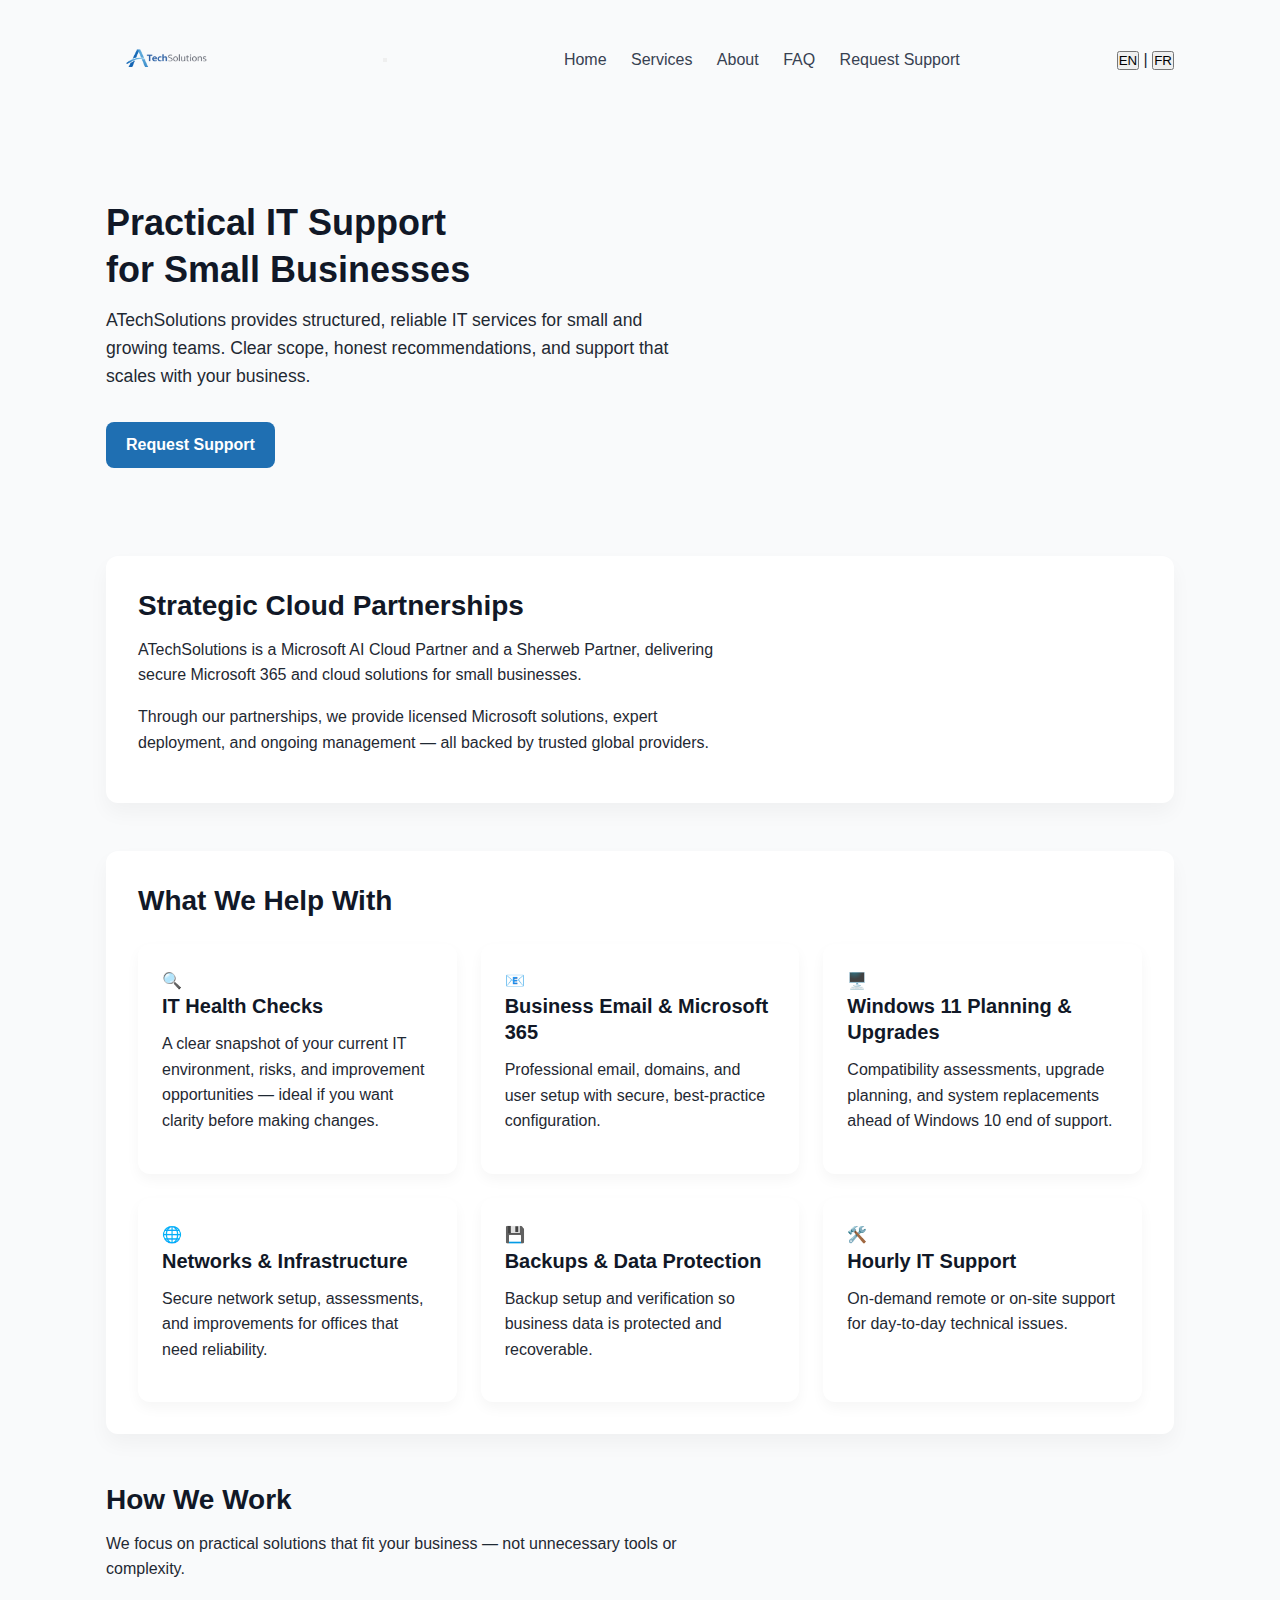
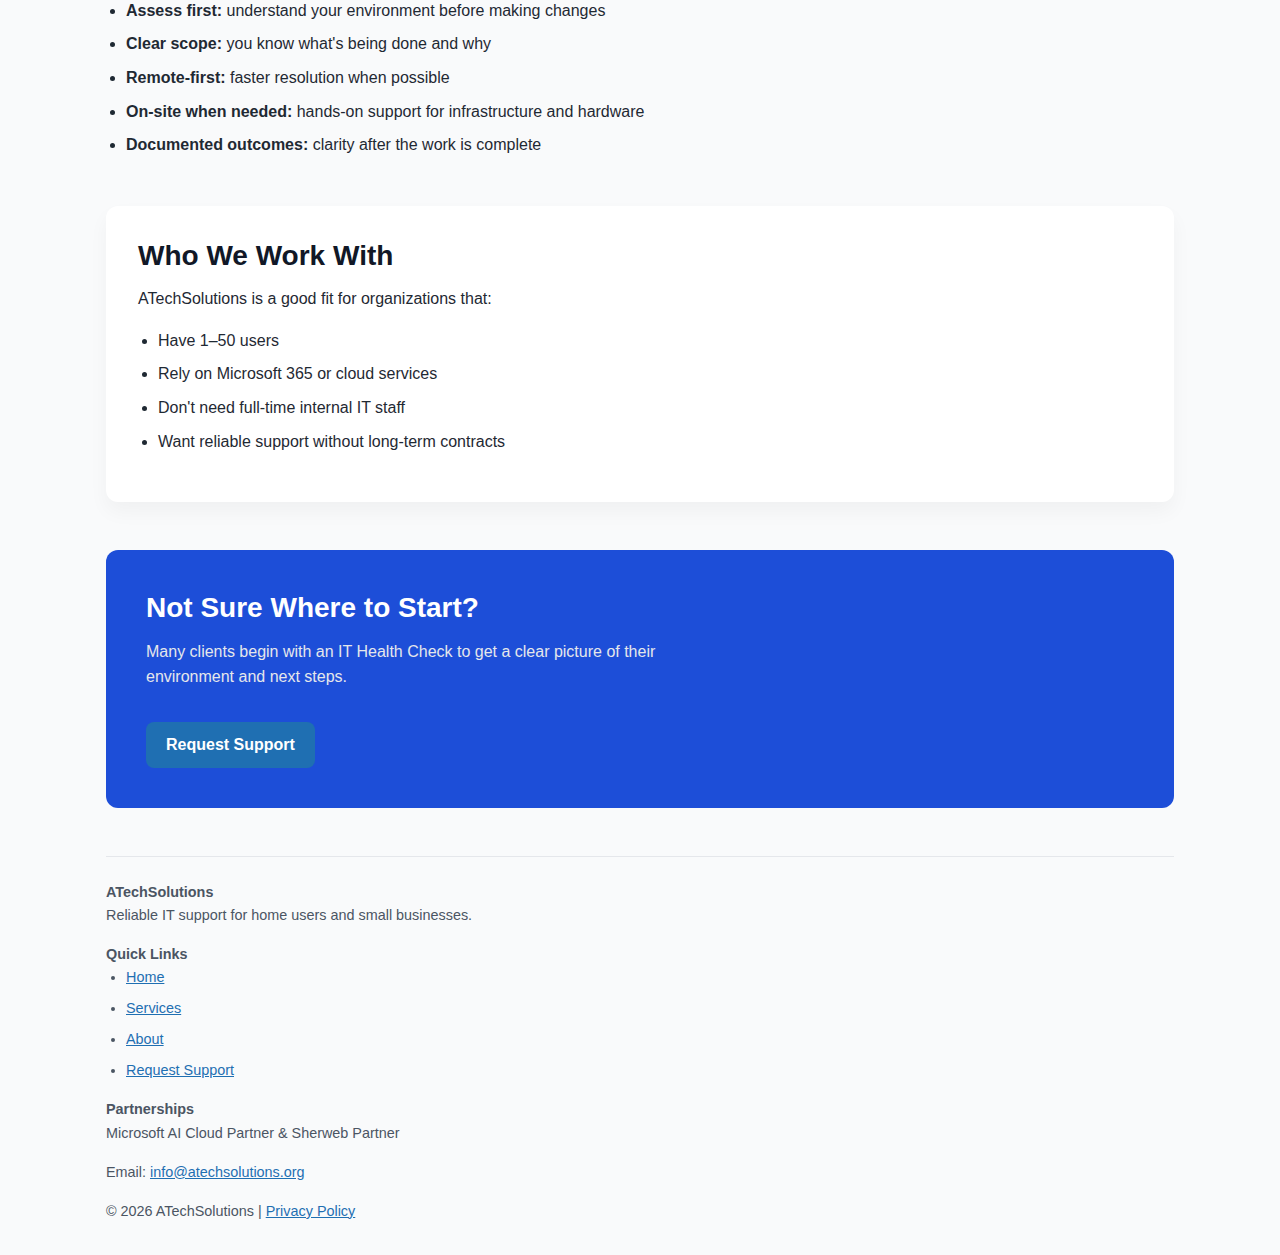
<file: index.html>
<!DOCTYPE html>
<html lang="en">
<head>
  <meta charset="UTF-8">
  <title>ATechSolutions | Business IT Services & Support</title>

  <meta name="viewport" content="width=device-width, initial-scale=1">
  <meta name="description" content="Structured IT services for small and growing businesses. Health checks, professional email, Windows 11 planning, networks, backups, and reliable IT support.">

  <link rel="icon" type="image/png" href="thumbnail.png">
  <link rel="stylesheet" href="styles.css">
  <script src="translations.js"></script>
</head>

<body>

  <header>
    <nav>
      <div class="brand">
        <img src="logo.png" alt="ATechSolutions logo">
      </div>

      <button class="mobile-menu-toggle" aria-label="Toggle menu">
        <span class="hamburger"></span>
      </button>

      <div class="nav-links">
        <a href="index.html" class="active" data-i18n="nav.home">Home</a>
        <a href="services.html" data-i18n="nav.services">Services</a>
        <a href="about.html" data-i18n="nav.about">About</a>
        <a href="faq.html" data-i18n="nav.faq">FAQ</a>
        <a href="contact.html" data-i18n="nav.contact">Request Support</a>
      </div>

      <div class="lang-toggle">
        <button data-lang="en" class="active" onclick="switchLanguage('en')">EN</button>
        <span class="separator">|</span>
        <button data-lang="fr" onclick="switchLanguage('fr')">FR</button>
      </div>
    </nav>
  </header>

  <!-- Hero -->
  <section class="hero">
    <h1 data-i18n="index.heroTitle">Practical IT Support<br>for Small Businesses</h1>
    <p data-i18n="index.heroText">
      ATechSolutions provides structured, reliable IT services for small and growing teams.
      Clear scope, honest recommendations, and support that scales with your business.
    </p>
    <a class="cta" href="contact.html" data-i18n="index.heroCTA">Request Support</a>
  </section>

  <!-- Strategic Cloud Partnerships -->
  <section class="highlight">
    <h2 data-i18n="index.partnershipsTitle">Strategic Cloud Partnerships</h2>
    <p data-i18n="index.partnershipsText">
      ATechSolutions is a Microsoft AI Cloud Partner and a Sherweb Partner, delivering secure Microsoft 365 and cloud solutions for small businesses.
    </p>
    <p data-i18n="index.partnershipsDesc">
      Through our partnerships, we provide licensed Microsoft solutions, expert deployment, and ongoing management — all backed by trusted global providers.
    </p>
  </section>

  <!-- What We Help With -->
  <section class="highlight">
    <h2 data-i18n="index.helpTitle">What We Help With</h2>
    <div class="services">
      <div class="card">
        <span class="card-icon">🔍</span>
        <h3 data-i18n="index.card1Title">IT Health Checks</h3>
        <p data-i18n="index.card1Text">
          A clear snapshot of your current IT environment, risks, and improvement opportunities —
          ideal if you want clarity before making changes.
        </p>
      </div>

      <div class="card">
        <span class="card-icon">📧</span>
        <h3 data-i18n="index.card2Title">Business Email & Microsoft 365</h3>
        <p data-i18n="index.card2Text">
          Professional email, domains, and user setup with secure, best-practice configuration.
        </p>
      </div>

      <div class="card">
        <span class="card-icon">🖥️</span>
        <h3 data-i18n="index.card3Title">Windows 11 Planning & Upgrades</h3>
        <p data-i18n="index.card3Text">
          Compatibility assessments, upgrade planning, and system replacements ahead of
          Windows 10 end of support.
        </p>
      </div>

      <div class="card">
        <span class="card-icon">🌐</span>
        <h3 data-i18n="index.card4Title">Networks & Infrastructure</h3>
        <p data-i18n="index.card4Text">
          Secure network setup, assessments, and improvements for offices that need reliability.
        </p>
      </div>

      <div class="card">
        <span class="card-icon">💾</span>
        <h3 data-i18n="index.card5Title">Backups & Data Protection</h3>
        <p data-i18n="index.card5Text">
          Backup setup and verification so business data is protected and recoverable.
        </p>
      </div>

      <div class="card">
        <span class="card-icon">🛠️</span>
        <h3 data-i18n="index.card6Title">Hourly IT Support</h3>
        <p data-i18n="index.card6Text">
          On-demand remote or on-site support for day-to-day technical issues.
        </p>
      </div>
    </div>
  </section>

  <!-- How We Work -->
  <section>
    <h2 data-i18n="index.howWeWorkTitle">How We Work</h2>
    <p data-i18n="index.howWeWorkText">
      We focus on practical solutions that fit your business — not unnecessary tools or complexity.
    </p>
    <ul>
      <li data-i18n="index.howWeWorkLi1"><strong>Assess first:</strong> understand your environment before making changes</li>
      <li data-i18n="index.howWeWorkLi2"><strong>Clear scope:</strong> you know what's being done and why</li>
      <li data-i18n="index.howWeWorkLi3"><strong>Remote-first:</strong> faster resolution when possible</li>
      <li data-i18n="index.howWeWorkLi4"><strong>On-site when needed:</strong> hands-on support for infrastructure and hardware</li>
      <li data-i18n="index.howWeWorkLi5"><strong>Documented outcomes:</strong> clarity after the work is complete</li>
    </ul>
  </section>

  <!-- Who This Is For -->
  <section class="highlight">
    <h2 data-i18n="index.whoWeWorkTitle">Who We Work With</h2>
    <p data-i18n="index.whoWeWorkText">
      ATechSolutions is a good fit for organizations that:
    </p>
    <ul>
      <li data-i18n="index.whoWeWorkLi1">Have 1–50 users</li>
      <li data-i18n="index.whoWeWorkLi2">Rely on Microsoft 365 or cloud services</li>
      <li data-i18n="index.whoWeWorkLi3">Don't need full-time internal IT staff</li>
      <li data-i18n="index.whoWeWorkLi4">Want reliable support without long-term contracts</li>
    </ul>
  </section>

  <!-- Primary CTA -->
  <section class="cta-section">
    <h2 data-i18n="index.ctaTitle">Not Sure Where to Start?</h2>
    <p data-i18n="index.ctaText">
      Many clients begin with an IT Health Check to get a clear picture of their environment
      and next steps.
    </p>
    <a class="cta" href="contact.html" data-i18n="index.ctaCTA">Request Support</a>
  </section>

  <!-- Footer -->
  <footer>
    <div class="footer-content">
      <div class="footer-column">
        <h4>ATechSolutions</h4>
        <p data-i18n="footer.companyDesc">Reliable IT support for home users and small businesses.</p>
      </div>

      <div class="footer-column">
        <h4 data-i18n="footer.quickLinks">Quick Links</h4>
        <ul>
          <li><a href="index.html" data-i18n="nav.home">Home</a></li>
          <li><a href="services.html" data-i18n="nav.services">Services</a></li>
          <li><a href="about.html" data-i18n="nav.about">About</a></li>
          <li><a href="contact.html" data-i18n="nav.contact">Request Support</a></li>
        </ul>
      </div>

      <div class="footer-column">
        <h4 data-i18n="footer.partnerships">Partnerships</h4>
        <p data-i18n="footer.partnershipsText">Microsoft AI Cloud Partner & Sherweb Partner</p>
      </div>

      <div class="footer-column">
        <p><span data-i18n="footer.email">Email:</span> <a href="mailto:info@atechsolutions.org">info@atechsolutions.org</a></p>
      </div>
    </div>

    <div class="footer-bottom">
      <p><span data-i18n="footer.copyright">© 2026 ATechSolutions</span> | <a href="privacy.html" data-i18n="footer.privacy">Privacy Policy</a></p>
    </div>
  </footer>

  <script>
    // Mobile menu toggle
    const mobileMenuToggle = document.querySelector('.mobile-menu-toggle');
    const navLinks = document.querySelector('.nav-links');

    if (mobileMenuToggle) {
      mobileMenuToggle.addEventListener('click', () => {
        mobileMenuToggle.classList.toggle('active');
        navLinks.classList.toggle('active');
      });
    }

    // Close mobile menu when clicking a link
    document.querySelectorAll('.nav-links a').forEach(link => {
      link.addEventListener('click', () => {
        mobileMenuToggle.classList.remove('active');
        navLinks.classList.remove('active');
      });
    });
  </script>

</body>
</html>
</file>
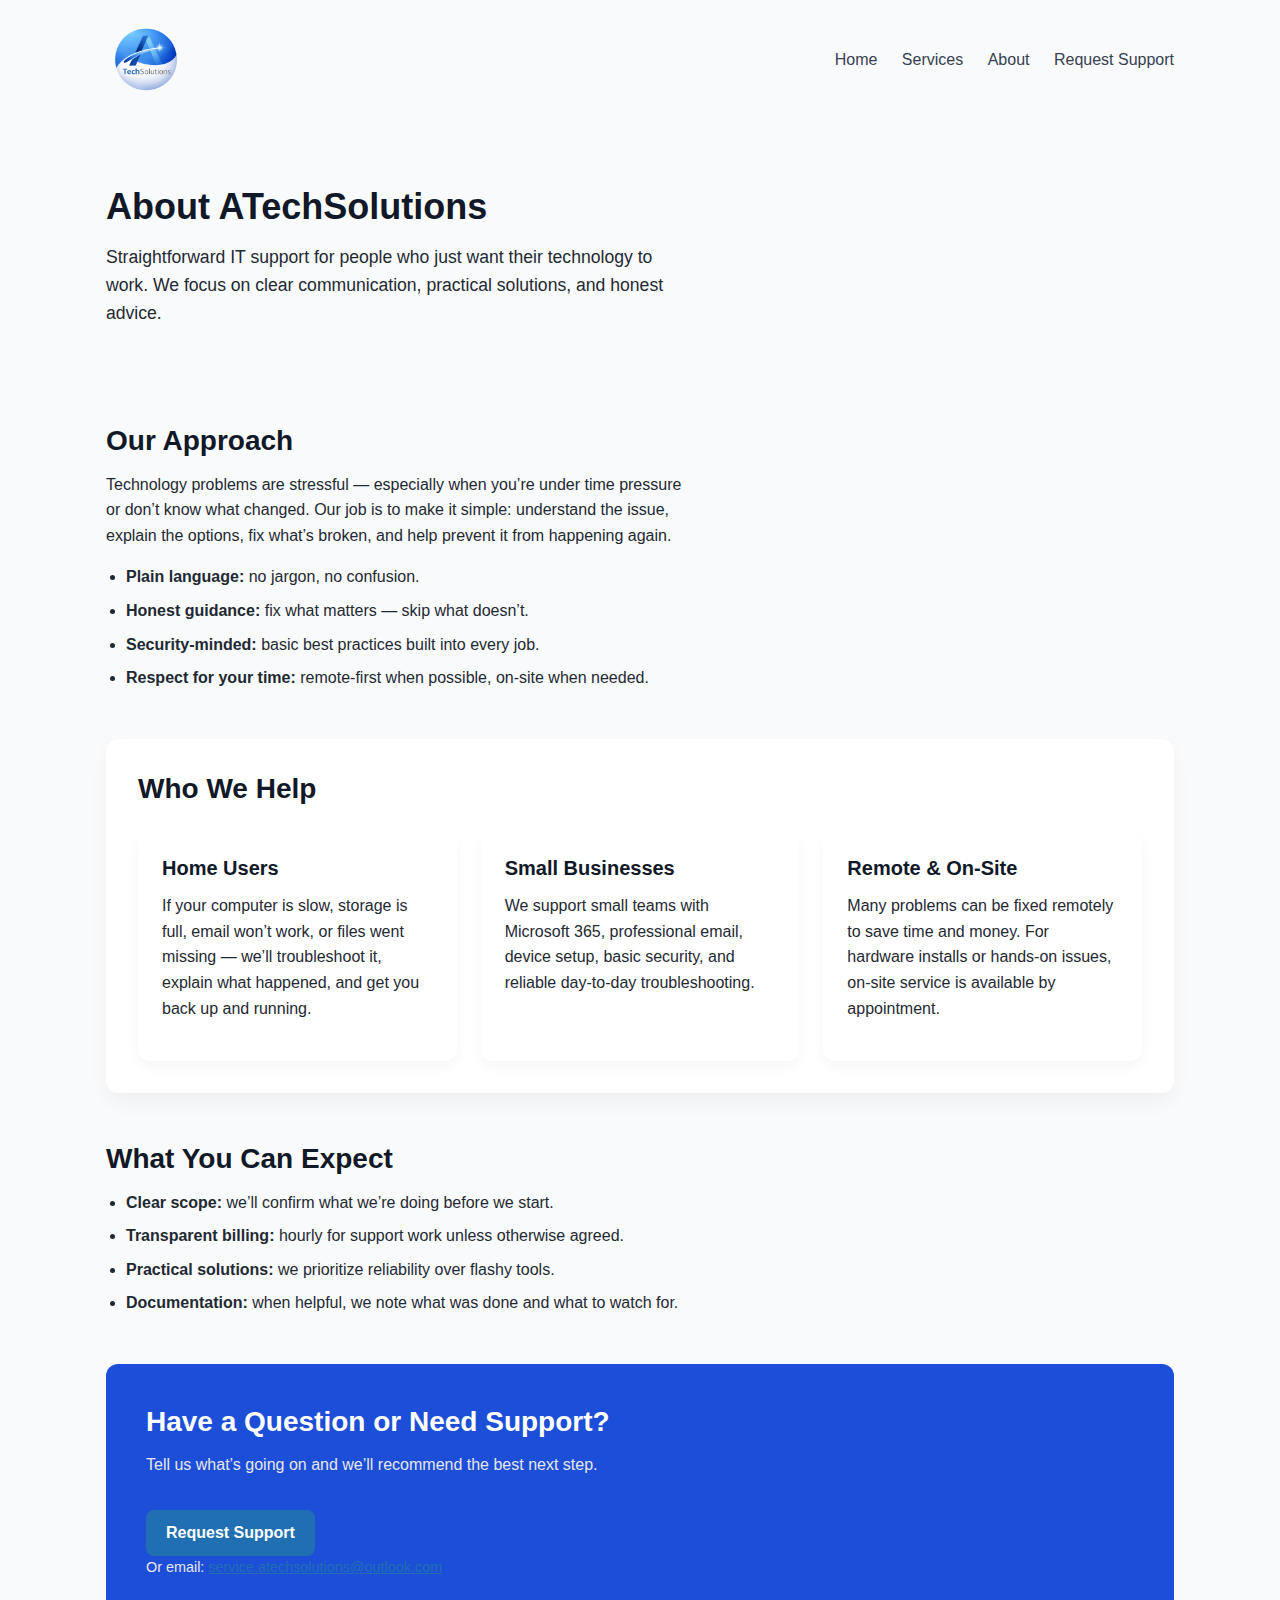
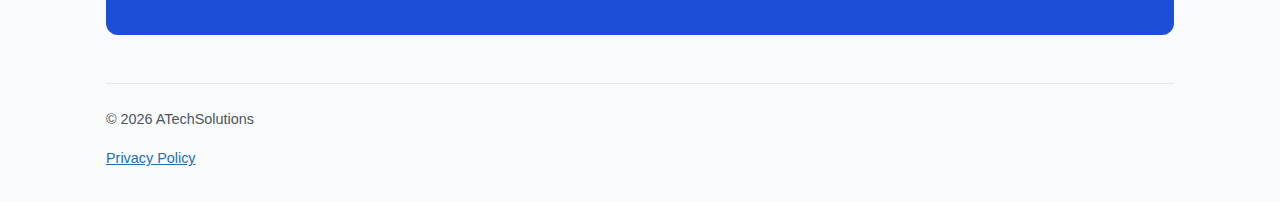
<file: about.html>
<!DOCTYPE html>
<html lang="en">
<head>
  <meta charset="UTF-8">
  <title>About | ATechSolutions</title>
  <link rel="icon" type="image/png" href="thumbnail.png">

  <meta name="viewport" content="width=device-width, initial-scale=1">
  <meta name="description" content="Learn about ATechSolutions — reliable IT support for home users and small businesses. Clear communication, honest advice, and practical solutions.">

  <link rel="stylesheet" href="styles.css">
</head>

<body>

  <!-- Header -->
  <header>
    <nav>
    <div class="brand">
        <img src="thumbnail.png" alt="ATechSolutions logo">
    </div>

    <div>
        <a href="index.html">Home</a>
        <a href="services.html">Services</a>
        <a href="about.html">About</a>
        <a href="contact.html">Request Support</a>
    </div>
    </nav>
  </header>

  <!-- Page Intro -->
  <section class="hero small">
    <h1>About ATechSolutions</h1>
    <p>
      Straightforward IT support for people who just want their technology to work.
      We focus on clear communication, practical solutions, and honest advice.
    </p>
  </section>

  <!-- Mission -->
  <section>
    <h2>Our Approach</h2>
    <p>
      Technology problems are stressful — especially when you’re under time pressure or don’t know what changed.
      Our job is to make it simple: understand the issue, explain the options, fix what’s broken, and help prevent it from happening again.
    </p>

    <ul>
      <li><strong>Plain language:</strong> no jargon, no confusion.</li>
      <li><strong>Honest guidance:</strong> fix what matters — skip what doesn’t.</li>
      <li><strong>Security-minded:</strong> basic best practices built into every job.</li>
      <li><strong>Respect for your time:</strong> remote-first when possible, on-site when needed.</li>
    </ul>
  </section>

  <!-- Who We Help -->
  <section class="highlight">
    <h2>Who We Help</h2>
    <div class="services">
      <div class="card">
        <h3>Home Users</h3>
        <p>
          If your computer is slow, storage is full, email won’t work, or files went missing —
          we’ll troubleshoot it, explain what happened, and get you back up and running.
        </p>
      </div>

      <div class="card">
        <h3>Small Businesses</h3>
        <p>
          We support small teams with Microsoft 365, professional email, device setup,
          basic security, and reliable day-to-day troubleshooting.
        </p>
      </div>

      <div class="card">
        <h3>Remote & On-Site</h3>
        <p>
          Many problems can be fixed remotely to save time and money.
          For hardware installs or hands-on issues, on-site service is available by appointment.
        </p>
      </div>
    </div>
  </section>

  <!-- What You Can Expect -->
  <section>
    <h2>What You Can Expect</h2>
    <ul>
      <li><strong>Clear scope:</strong> we’ll confirm what we’re doing before we start.</li>
      <li><strong>Transparent billing:</strong> hourly for support work unless otherwise agreed.</li>
      <li><strong>Practical solutions:</strong> we prioritize reliability over flashy tools.</li>
      <li><strong>Documentation:</strong> when helpful, we note what was done and what to watch for.</li>
    </ul>
  </section>

  <!-- CTA -->
  <section class="cta-section">
    <h2>Have a Question or Need Support?</h2>
    <p>
      Tell us what’s going on and we’ll recommend the best next step.
    </p>
    <a class="cta" href="contact.html">Request Support</a>
    <p class="small-note">
      Or email: <a href="mailto:service.atechsolutions@outlook.com">service.atechsolutions@outlook.com</a>
    </p>
  </section>

  <!-- Footer -->
  <footer>
    <p>© 2026 ATechSolutions</p>
    <p>
      <a href="privacy.html">Privacy Policy</a>
    </p>
  </footer>

</body>
</html>
</file>
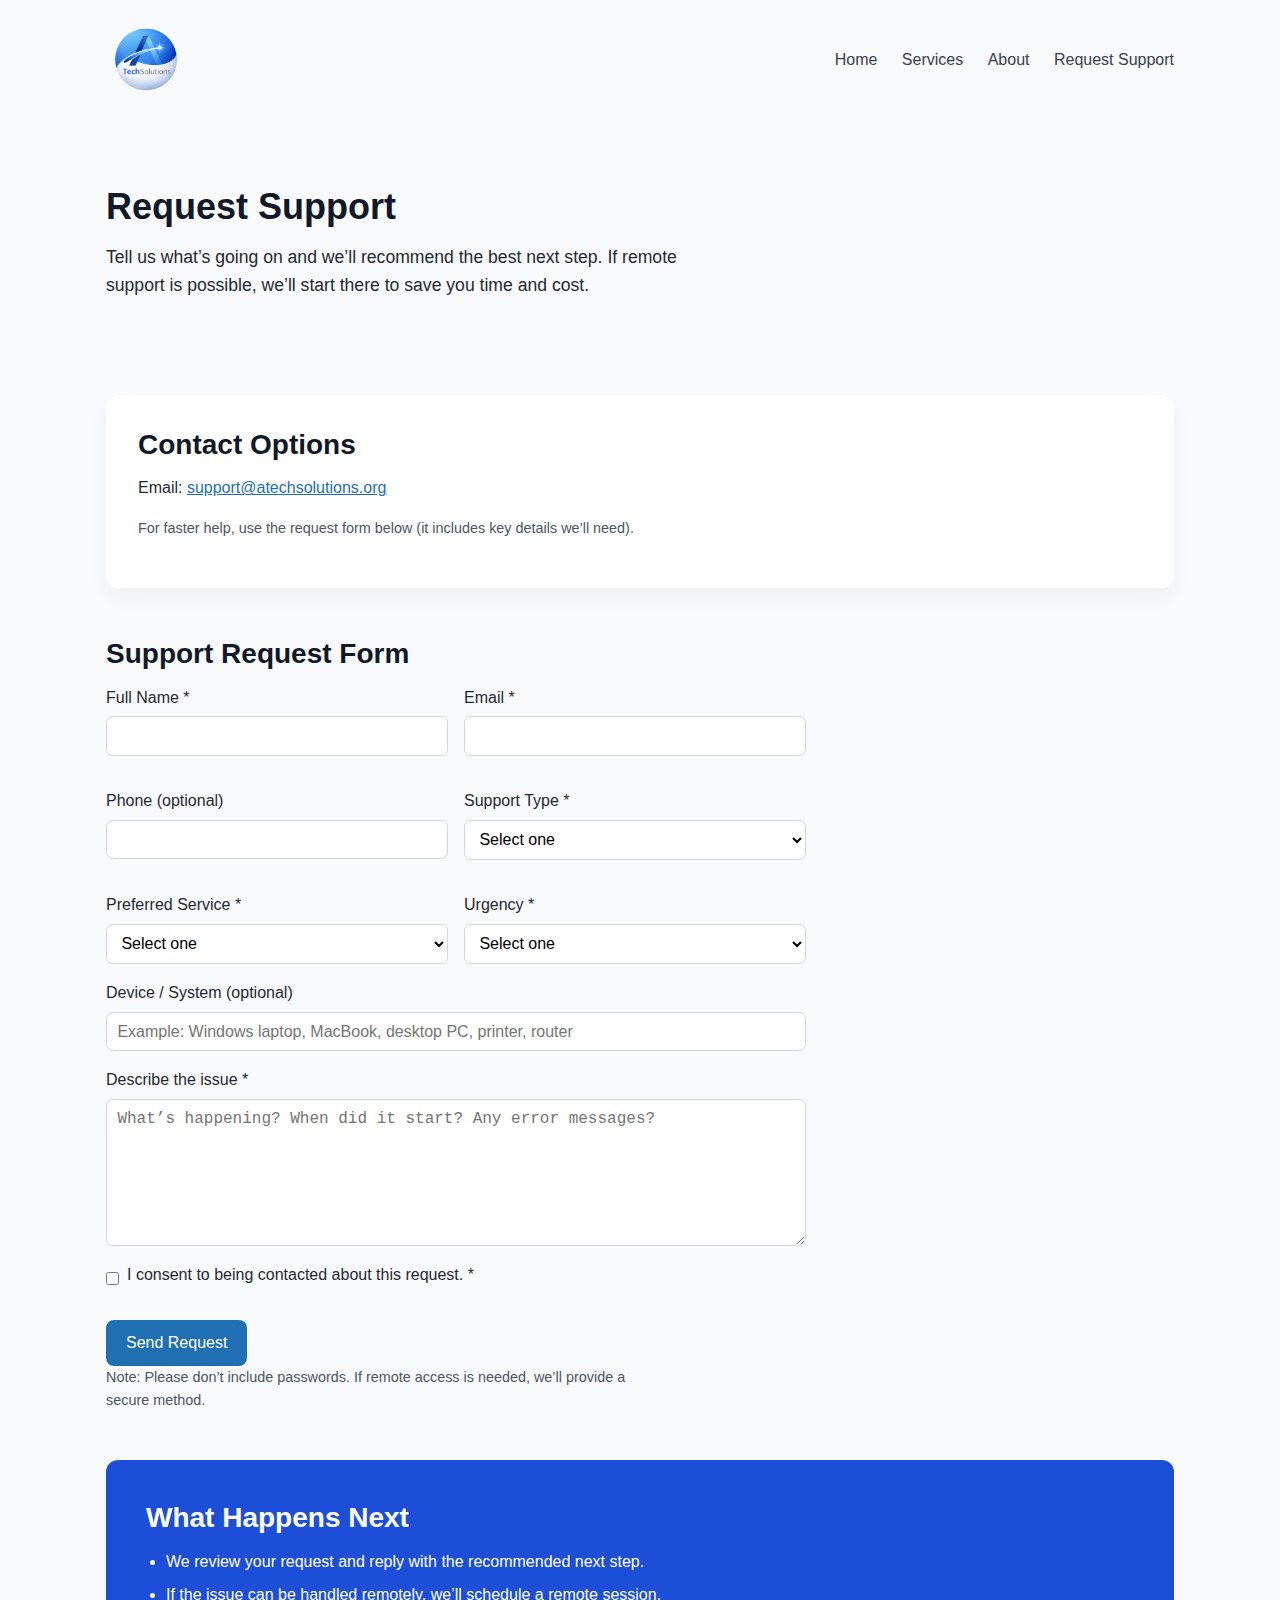
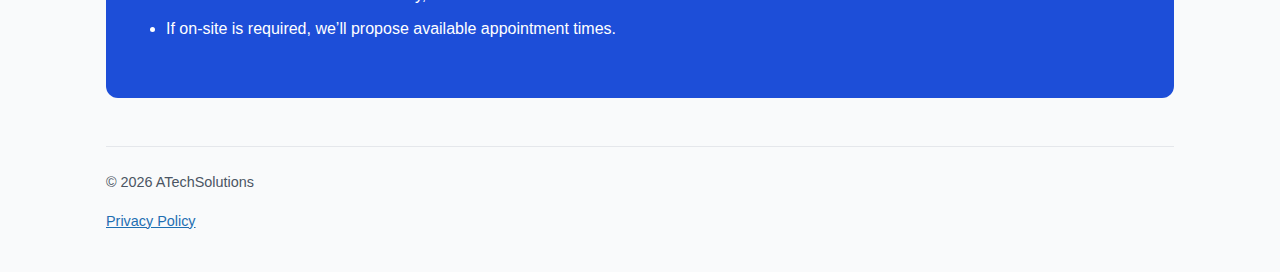
<file: contact.html>
<!DOCTYPE html>
<html lang="en">
<head>
  <meta charset="UTF-8">
  <title>Request Support | ATechSolutions</title>
  <link rel="icon" type="image/png" href="thumbnail.png">

  <meta name="viewport" content="width=device-width, initial-scale=1">
  <meta name="description" content="Request IT support from ATechSolutions. Remote and on-site help for home users and small businesses.">

  <link rel="stylesheet" href="styles.css">
</head>

<body>

  <!-- Header -->
  <header>
    <nav>
      <div class="brand">
        <img src="thumbnail.png" alt="ATechSolutions logo">
      </div>

      <div>
        <a href="index.html">Home</a>
        <a href="services.html">Services</a>
        <a href="about.html">About</a>
        <a href="contact.html">Request Support</a>
      </div>
    </nav>
  </header>

  <!-- Page Intro -->
  <section class="hero small">
    <h1>Request Support</h1>
    <p>
      Tell us what’s going on and we’ll recommend the best next step.
      If remote support is possible, we’ll start there to save you time and cost.
    </p>
  </section>

  <!-- Contact Options -->
  <section class="highlight">
    <h2>Contact Options</h2>
    <p>
      Email: <a href="mailto:support@atechsolutions.org">support@atechsolutions.org</a>
    </p>
    <p class="small-note">
      For faster help, use the request form below (it includes key details we’ll need).
    </p>
  </section>

  <!-- Support Request Form -->
  <section>
    <h2>Support Request Form</h2>

    <form method="POST" action="https://formspree.io/f/xlgwdgda">
      <!-- Redirect after successful submit -->
      <input type="hidden" name="_next" value="https://atechsolutions.org/thank-you.html">

      <!-- Optional: subject line in your inbox -->
      <input type="hidden" name="_subject" value="New Support Request - ATechSolutions">

      <div class="form-grid">
        <label>
          Full Name *
          <input type="text" name="name" autocomplete="name" required>
        </label>

        <label>
          Email *
          <input type="email" name="email" autocomplete="email" required>
        </label>

        <label>
          Phone (optional)
          <input type="tel" name="phone" autocomplete="tel">
        </label>

        <label>
          Support Type *
          <select name="support_type" required>
            <option value="" selected disabled>Select one</option>
            <option>Home User</option>
            <option>Small Business</option>
          </select>
        </label>

        <label>
          Preferred Service *
          <select name="service_preference" required>
            <option value="" selected disabled>Select one</option>
            <option>Remote Support</option>
            <option>On-Site Support</option>
            <option>Not Sure</option>
          </select>
        </label>

        <label>
          Urgency *
          <select name="urgency" required>
            <option value="" selected disabled>Select one</option>
            <option>Urgent (today)</option>
            <option>Soon (1–3 days)</option>
            <option>Flexible</option>
          </select>
        </label>
      </div>

      <label>
        Device / System (optional)
        <input type="text" name="device" placeholder="Example: Windows laptop, MacBook, desktop PC, printer, router">
      </label>

      <label>
        Describe the issue *
        <textarea name="issue" rows="7" placeholder="What’s happening? When did it start? Any error messages?" required></textarea>
      </label>

      <label class="checkbox">
        <input type="checkbox" name="consent" required>
        I consent to being contacted about this request. *
      </label>

      <button class="cta" type="submit">Send Request</button>

      <p class="small-note">
        Note: Please don’t include passwords. If remote access is needed, we’ll provide a secure method.
      </p>
    </form>
  </section>

  <!-- What Happens Next -->
  <section class="cta-section">
    <h2>What Happens Next</h2>
    <ul>
      <li>We review your request and reply with the recommended next step.</li>
      <li>If the issue can be handled remotely, we’ll schedule a remote session.</li>
      <li>If on-site is required, we’ll propose available appointment times.</li>
    </ul>
  </section>

  <!-- Footer -->
  <footer>
    <p>© 2026 ATechSolutions</p>
    <p>
      <a href="privacy.html">Privacy Policy</a>
    </p>
  </footer>

</body>
</html>
</file>
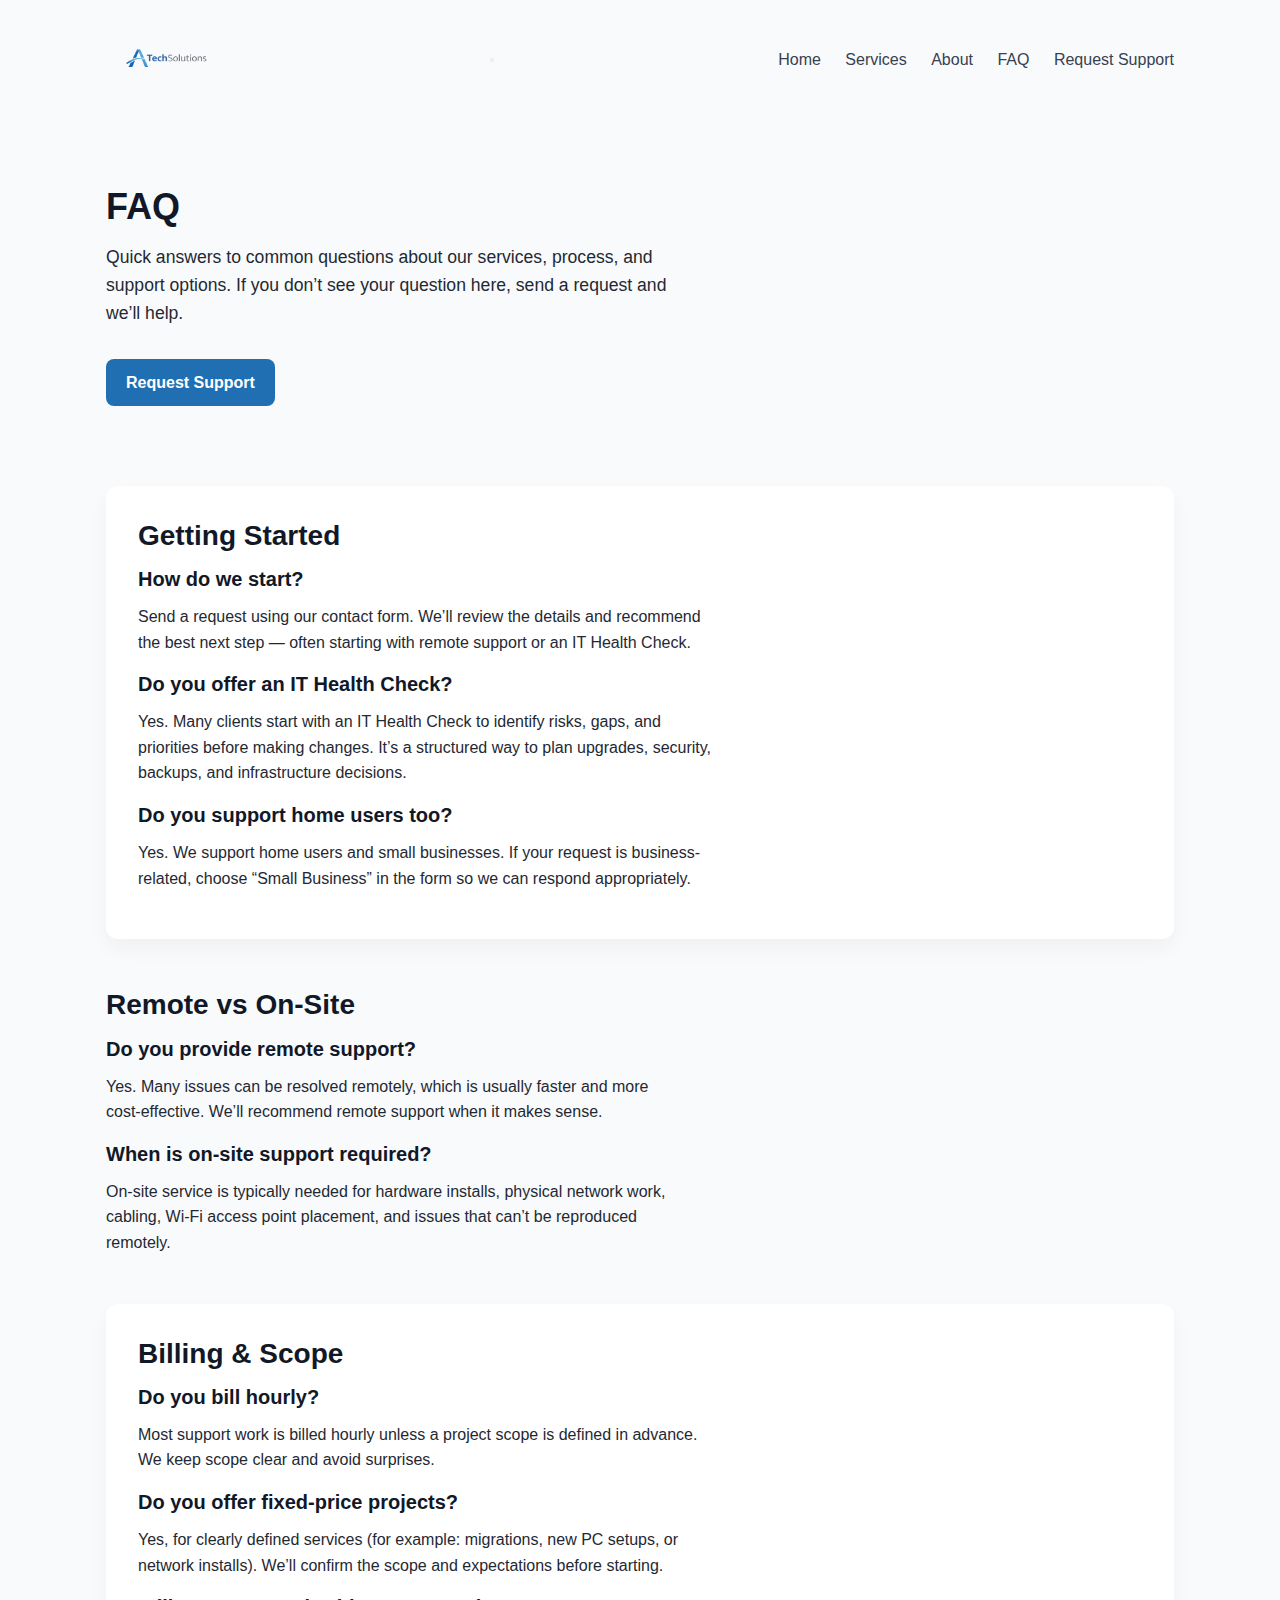
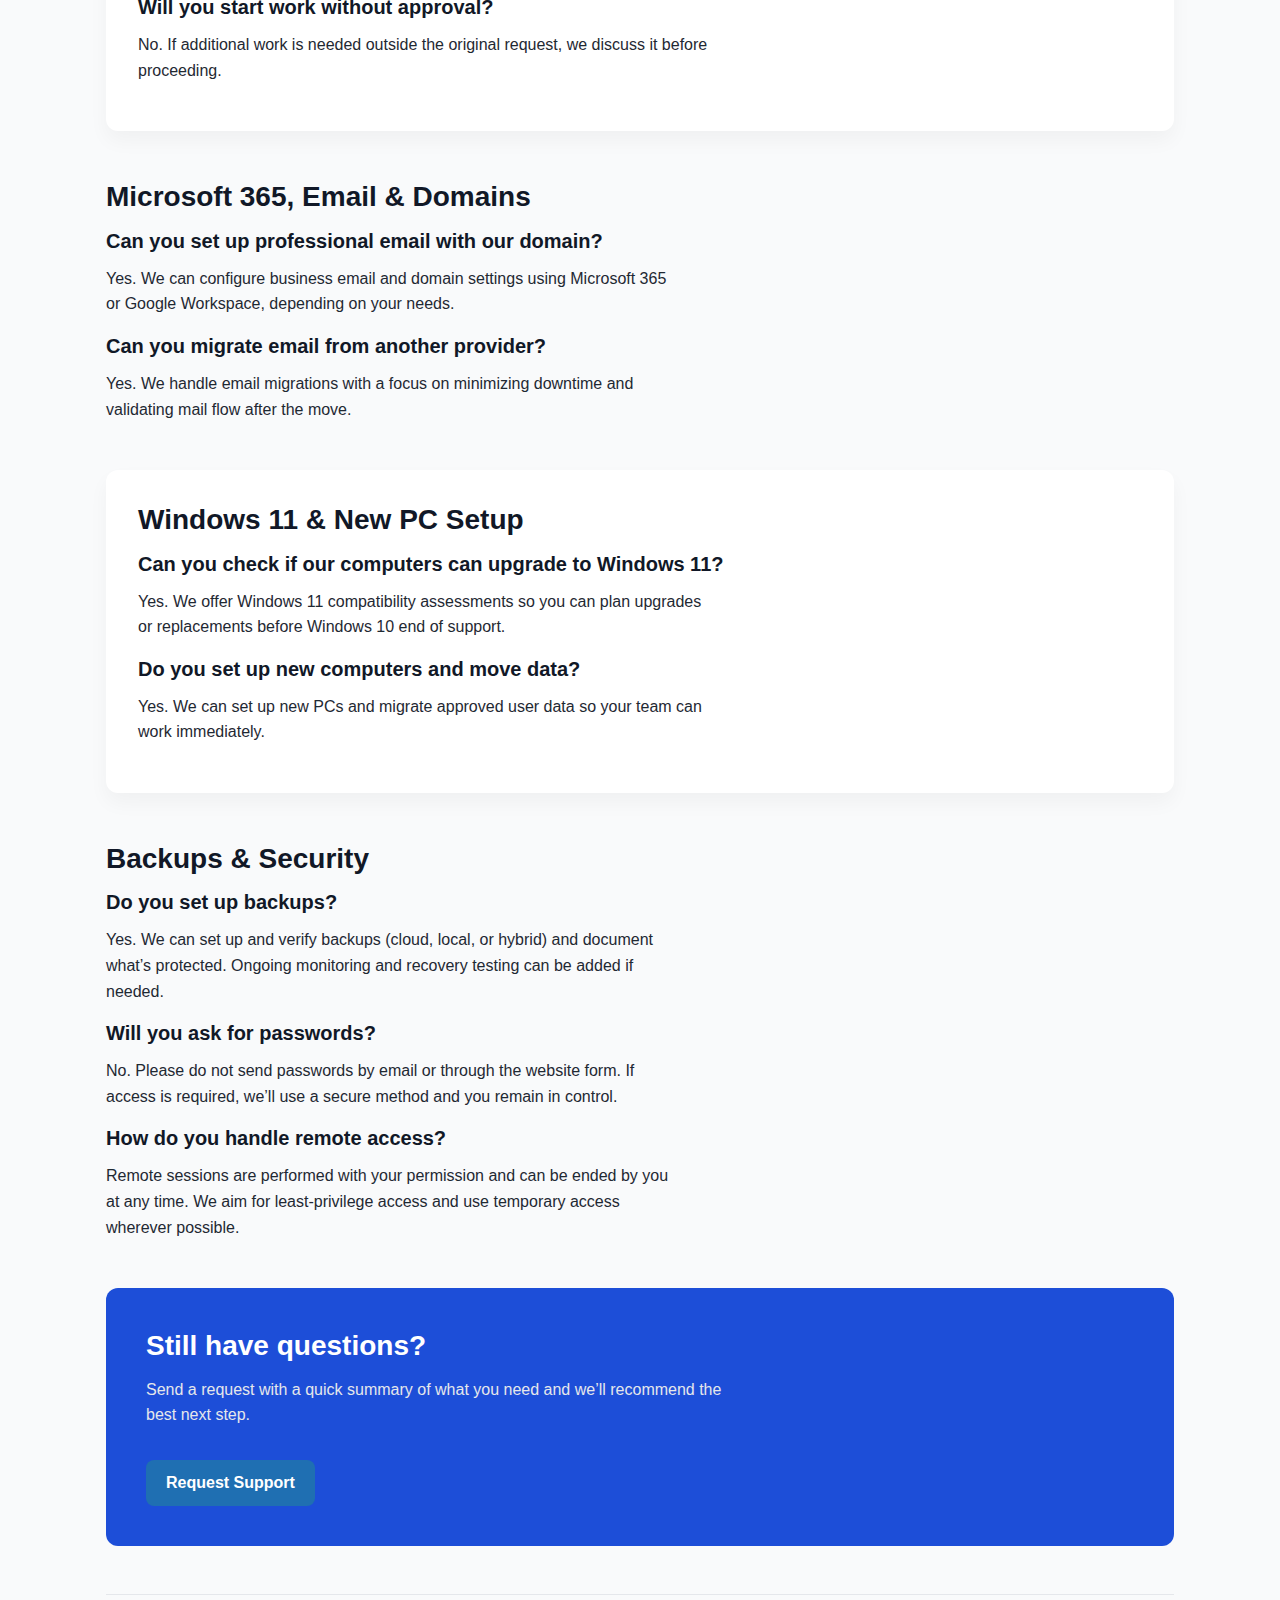
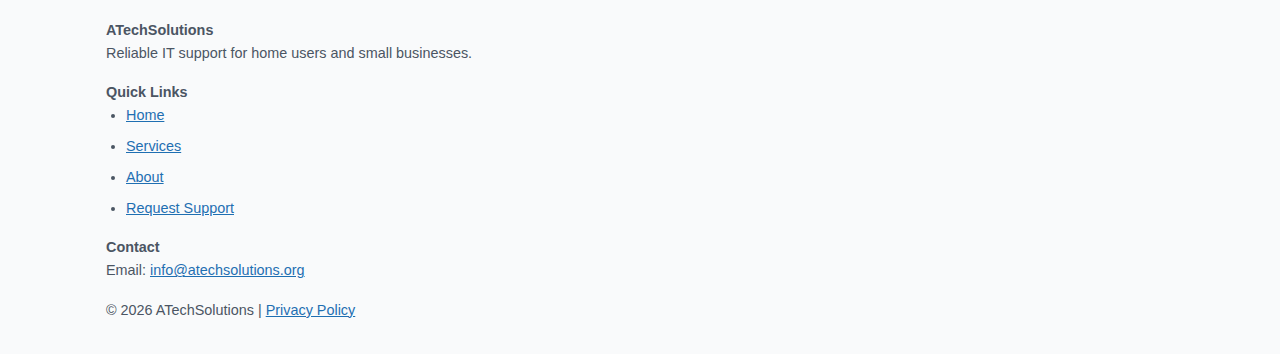
<file: faq.html>
<!DOCTYPE html>
<html lang="en">
<head>
  <meta charset="UTF-8">
  <title>FAQ | ATechSolutions</title>

  <meta name="viewport" content="width=device-width, initial-scale=1">
  <meta name="description" content="Frequently asked questions about ATechSolutions IT services: remote vs on-site support, response times, billing, Microsoft 365, Windows upgrades, and security practices.">

  <link rel="icon" type="image/png" href="thumbnail.png">
  <link rel="stylesheet" href="styles.css">
</head>

<body>

  <header>
    <nav>
      <div class="brand">
        <img src="logo.png" alt="ATechSolutions logo">
      </div>

      <button class="mobile-menu-toggle" aria-label="Toggle menu">
        <span class="hamburger"></span>
      </button>

      <div class="nav-links">
        <a href="index.html">Home</a>
        <a href="services.html">Services</a>
        <a href="about.html">About</a>
        <a href="faq.html" class="active">FAQ</a>
        <a href="contact.html">Request Support</a>
      </div>
    </nav>
  </header>

  <section class="hero small">
    <h1>FAQ</h1>
    <p>
      Quick answers to common questions about our services, process, and support options.
      If you don’t see your question here, send a request and we’ll help.
    </p>
    <a class="cta" href="contact.html">Request Support</a>
  </section>

  <section class="highlight">
    <h2>Getting Started</h2>

    <h3>How do we start?</h3>
    <p>
      Send a request using our contact form. We’ll review the details and recommend the best next step —
      often starting with remote support or an IT Health Check.
    </p>

    <h3>Do you offer an IT Health Check?</h3>
    <p>
      Yes. Many clients start with an IT Health Check to identify risks, gaps, and priorities before making changes.
      It’s a structured way to plan upgrades, security, backups, and infrastructure decisions.
    </p>

    <h3>Do you support home users too?</h3>
    <p>
      Yes. We support home users and small businesses. If your request is business-related, choose “Small Business”
      in the form so we can respond appropriately.
    </p>
  </section>

  <section>
    <h2>Remote vs On-Site</h2>

    <h3>Do you provide remote support?</h3>
    <p>
      Yes. Many issues can be resolved remotely, which is usually faster and more cost-effective.
      We’ll recommend remote support when it makes sense.
    </p>

    <h3>When is on-site support required?</h3>
    <p>
      On-site service is typically needed for hardware installs, physical network work, cabling, Wi-Fi access point placement,
      and issues that can’t be reproduced remotely.
    </p>
  </section>

  <section class="highlight">
    <h2>Billing & Scope</h2>

    <h3>Do you bill hourly?</h3>
    <p>
      Most support work is billed hourly unless a project scope is defined in advance. We keep scope clear and avoid surprises.
    </p>

    <h3>Do you offer fixed-price projects?</h3>
    <p>
      Yes, for clearly defined services (for example: migrations, new PC setups, or network installs). We’ll confirm the scope
      and expectations before starting.
    </p>

    <h3>Will you start work without approval?</h3>
    <p>
      No. If additional work is needed outside the original request, we discuss it before proceeding.
    </p>
  </section>

  <section>
    <h2>Microsoft 365, Email & Domains</h2>

    <h3>Can you set up professional email with our domain?</h3>
    <p>
      Yes. We can configure business email and domain settings using Microsoft 365 or Google Workspace, depending on your needs.
    </p>

    <h3>Can you migrate email from another provider?</h3>
    <p>
      Yes. We handle email migrations with a focus on minimizing downtime and validating mail flow after the move.
    </p>
  </section>

  <section class="highlight">
    <h2>Windows 11 & New PC Setup</h2>

    <h3>Can you check if our computers can upgrade to Windows 11?</h3>
    <p>
      Yes. We offer Windows 11 compatibility assessments so you can plan upgrades or replacements before Windows 10 end of support.
    </p>

    <h3>Do you set up new computers and move data?</h3>
    <p>
      Yes. We can set up new PCs and migrate approved user data so your team can work immediately.
    </p>
  </section>

  <section>
    <h2>Backups & Security</h2>

    <h3>Do you set up backups?</h3>
    <p>
      Yes. We can set up and verify backups (cloud, local, or hybrid) and document what’s protected.
      Ongoing monitoring and recovery testing can be added if needed.
    </p>

    <h3>Will you ask for passwords?</h3>
    <p>
      No. Please do not send passwords by email or through the website form.
      If access is required, we’ll use a secure method and you remain in control.
    </p>

    <h3>How do you handle remote access?</h3>
    <p>
      Remote sessions are performed with your permission and can be ended by you at any time. We aim for least-privilege access
      and use temporary access wherever possible.
    </p>
  </section>

  <section class="cta-section">
    <h2>Still have questions?</h2>
    <p>
      Send a request with a quick summary of what you need and we’ll recommend the best next step.
    </p>
    <a class="cta" href="contact.html">Request Support</a>
  </section>

  <footer>
    <div class="footer-content">
      <div class="footer-column">
        <h4>ATechSolutions</h4>
        <p>Reliable IT support for home users and small businesses.</p>
      </div>

      <div class="footer-column">
        <h4>Quick Links</h4>
        <ul>
          <li><a href="index.html">Home</a></li>
          <li><a href="services.html">Services</a></li>
          <li><a href="about.html">About</a></li>
          <li><a href="contact.html">Request Support</a></li>
        </ul>
      </div>

      <div class="footer-column">
        <h4>Contact</h4>
        <p>Email: <a href="mailto:info@atechsolutions.org">info@atechsolutions.org</a></p>
      </div>
    </div>

    <div class="footer-bottom">
      <p>© 2026 ATechSolutions | <a href="privacy.html">Privacy Policy</a></p>
    </div>
  </footer>

  <script>
    const mobileMenuToggle = document.querySelector('.mobile-menu-toggle');
    const navLinks = document.querySelector('.nav-links');
    if (mobileMenuToggle) {
      mobileMenuToggle.addEventListener('click', () => {
        mobileMenuToggle.classList.toggle('active');
        navLinks.classList.toggle('active');
      });
    }
    document.querySelectorAll('.nav-links a').forEach(link => {
      link.addEventListener('click', () => {
        mobileMenuToggle.classList.remove('active');
        navLinks.classList.remove('active');
      });
    });
  </script>

</body>
</html>
</file>
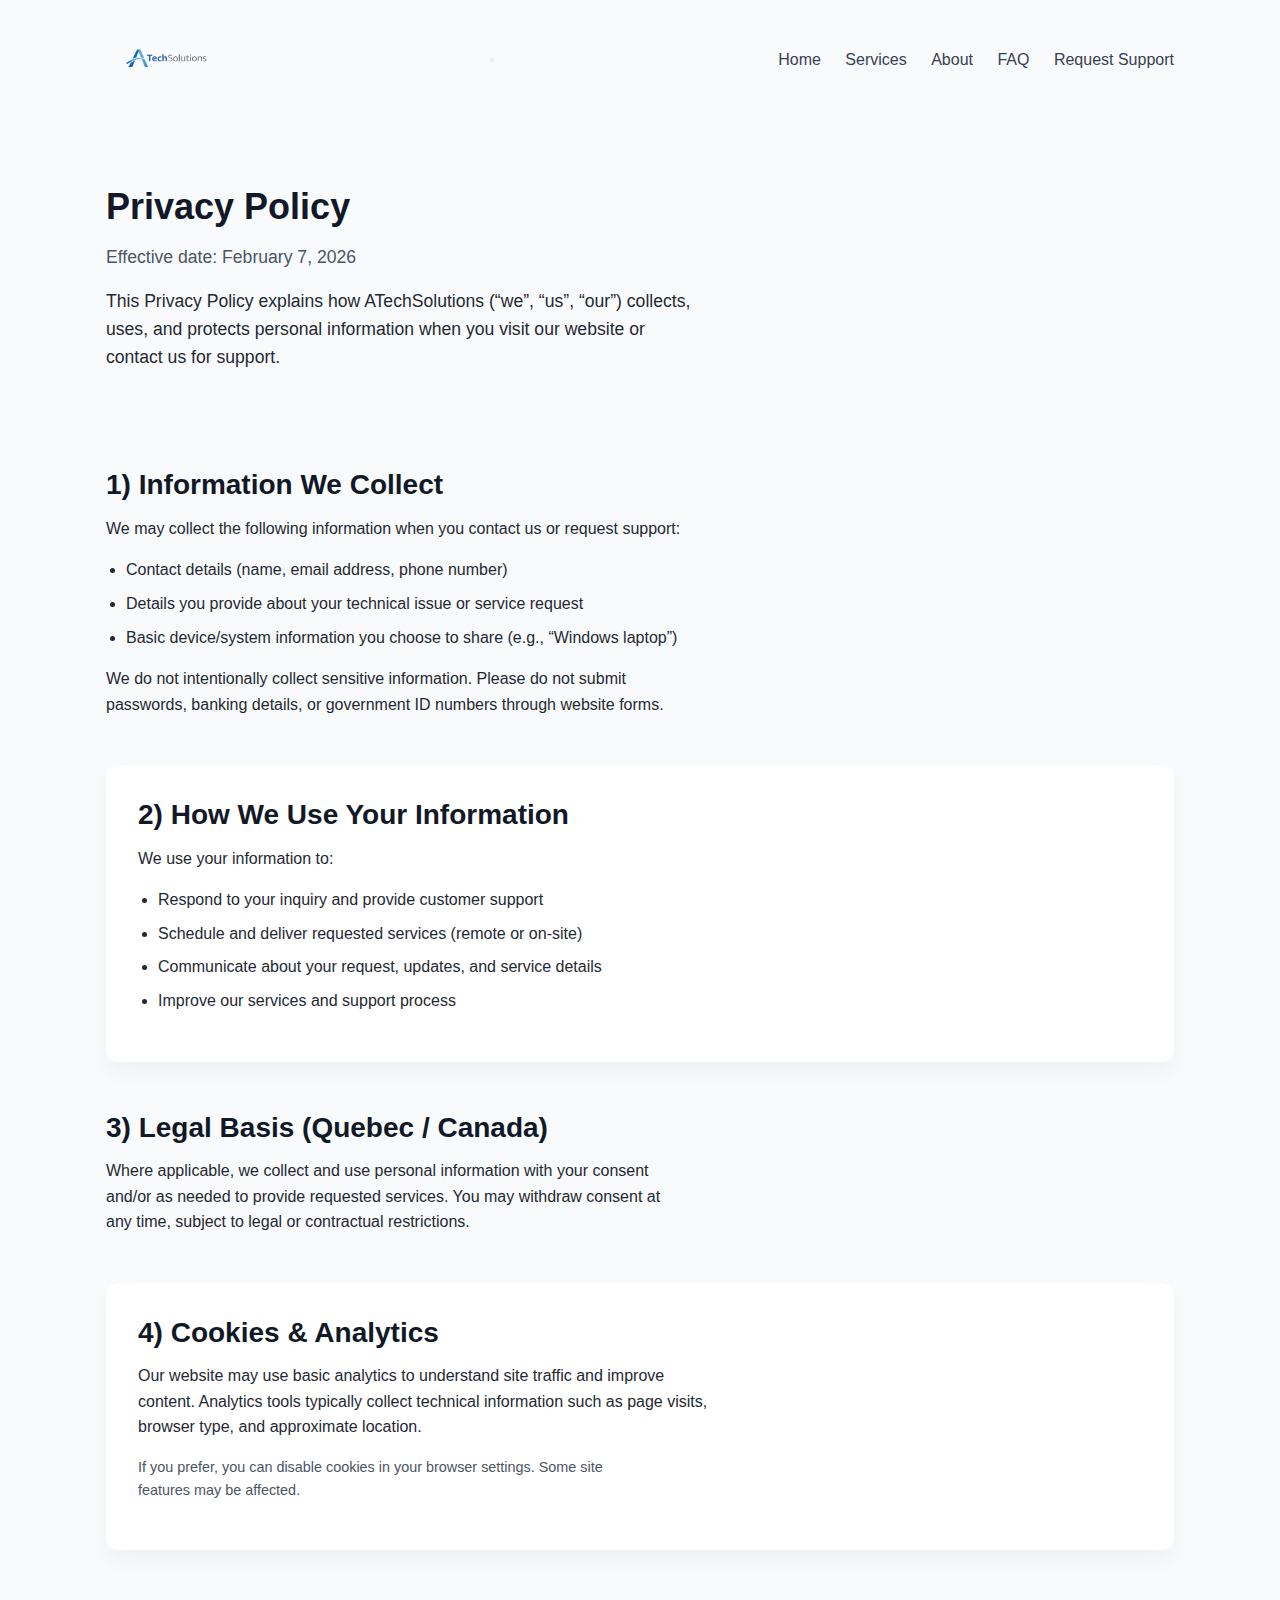
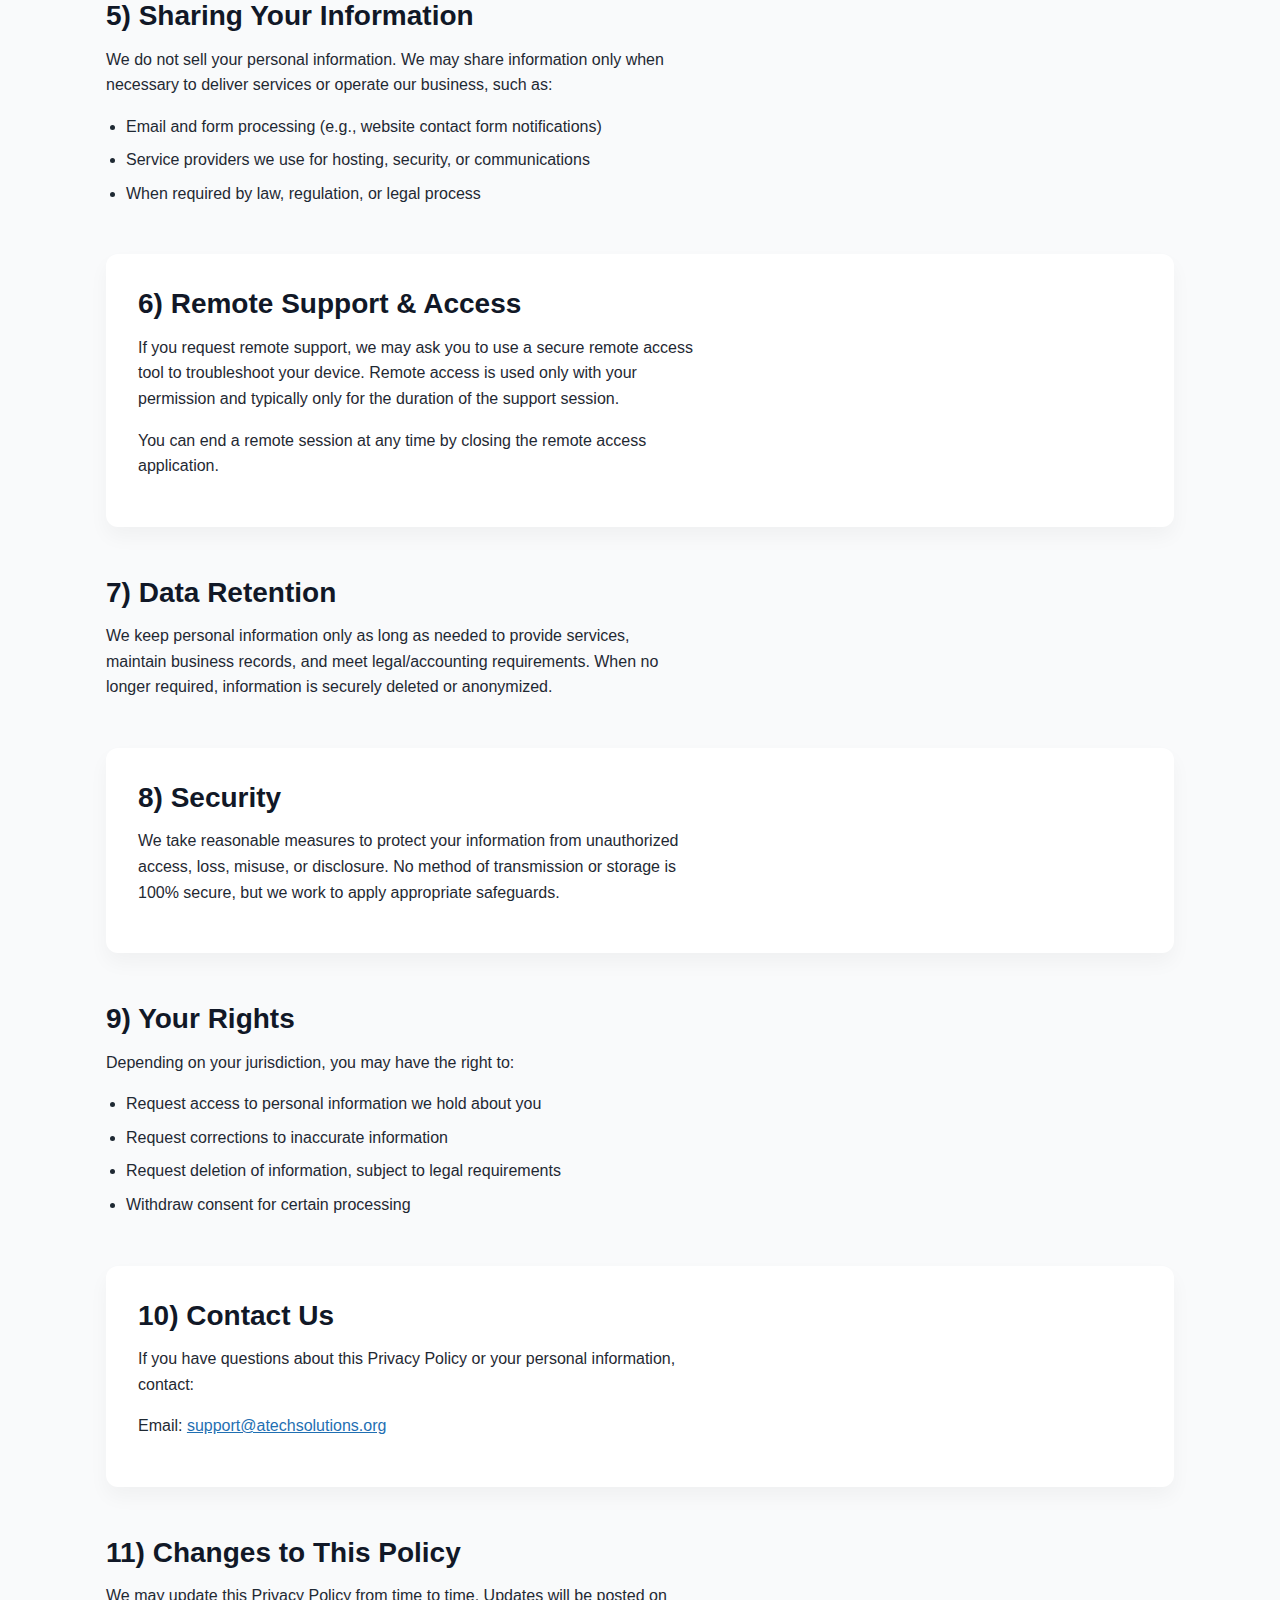
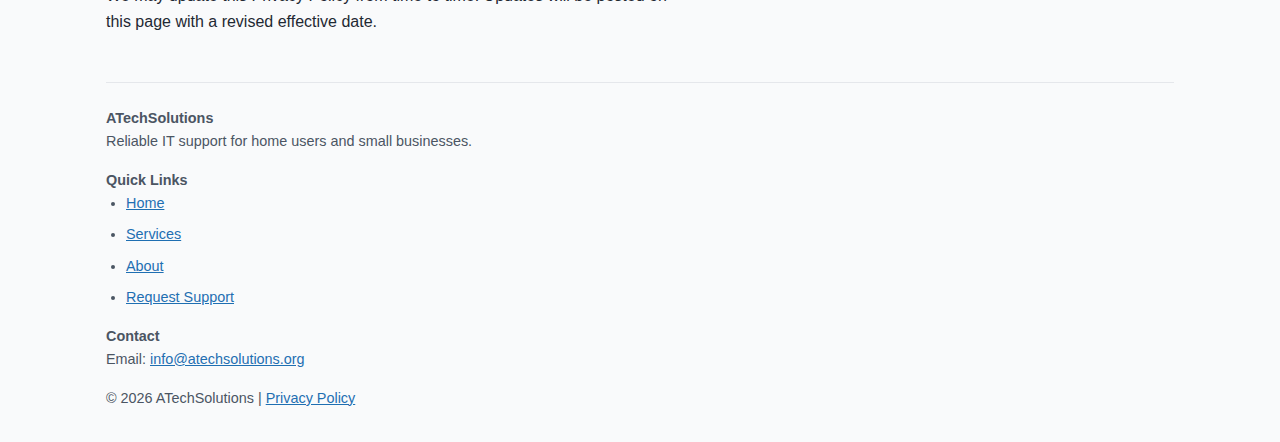
<file: privacy.html>
<!DOCTYPE html>
<html lang="en">
<head>
  <meta charset="UTF-8">
  <title>Privacy Policy | ATechSolutions</title>
  <link rel="icon" type="image/png" href="thumbnail.png">

  <meta name="viewport" content="width=device-width, initial-scale=1">
  <meta name="description" content="Privacy Policy for ATechSolutions. Learn how we collect, use, and protect your personal information.">

  <link rel="stylesheet" href="styles.css">
</head>

<body>

  <!-- Header -->
  <header>
    <nav>
      <div class="brand">
        <img src="logo.png" alt="ATechSolutions logo">
      </div>

      <button class="mobile-menu-toggle" aria-label="Toggle menu">
        <span class="hamburger"></span>
      </button>

      <div class="nav-links">
        <a href="index.html">Home</a>
        <a href="services.html">Services</a>
        <a href="about.html">About</a>
        <a href="faq.html">FAQ</a>
        <a href="contact.html">Request Support</a>
      </div>
    </nav>
  </header>

  <!-- Page Intro -->
  <section class="hero small">
    <h1>Privacy Policy</h1>
    <p class="small-note">
      Effective date: February 7, 2026
    </p>
    <p>
      This Privacy Policy explains how ATechSolutions (“we”, “us”, “our”) collects, uses, and protects
      personal information when you visit our website or contact us for support.
    </p>
  </section>

  <section>
    <h2>1) Information We Collect</h2>
    <p>We may collect the following information when you contact us or request support:</p>
    <ul>
      <li>Contact details (name, email address, phone number)</li>
      <li>Details you provide about your technical issue or service request</li>
      <li>Basic device/system information you choose to share (e.g., “Windows laptop”)</li>
    </ul>

    <p>
      We do not intentionally collect sensitive information. Please do not submit passwords, banking details,
      or government ID numbers through website forms.
    </p>
  </section>

  <section class="highlight">
    <h2>2) How We Use Your Information</h2>
    <p>We use your information to:</p>
    <ul>
      <li>Respond to your inquiry and provide customer support</li>
      <li>Schedule and deliver requested services (remote or on-site)</li>
      <li>Communicate about your request, updates, and service details</li>
      <li>Improve our services and support process</li>
    </ul>
  </section>

  <section>
    <h2>3) Legal Basis (Quebec / Canada)</h2>
    <p>
      Where applicable, we collect and use personal information with your consent and/or as needed to provide
      requested services. You may withdraw consent at any time, subject to legal or contractual restrictions.
    </p>
  </section>

  <section class="highlight">
    <h2>4) Cookies & Analytics</h2>
    <p>
      Our website may use basic analytics to understand site traffic and improve content.
      Analytics tools typically collect technical information such as page visits, browser type, and approximate location.
    </p>
    <p class="small-note">
      If you prefer, you can disable cookies in your browser settings. Some site features may be affected.
    </p>
  </section>

  <section>
    <h2>5) Sharing Your Information</h2>
    <p>
      We do not sell your personal information. We may share information only when necessary to deliver
      services or operate our business, such as:
    </p>
    <ul>
      <li>Email and form processing (e.g., website contact form notifications)</li>
      <li>Service providers we use for hosting, security, or communications</li>
      <li>When required by law, regulation, or legal process</li>
    </ul>
  </section>

  <section class="highlight">
    <h2>6) Remote Support & Access</h2>
    <p>
      If you request remote support, we may ask you to use a secure remote access tool to troubleshoot your device.
      Remote access is used only with your permission and typically only for the duration of the support session.
    </p>
    <p>
      You can end a remote session at any time by closing the remote access application.
    </p>
  </section>

  <section>
    <h2>7) Data Retention</h2>
    <p>
      We keep personal information only as long as needed to provide services, maintain business records,
      and meet legal/accounting requirements. When no longer required, information is securely deleted or anonymized.
    </p>
  </section>

  <section class="highlight">
    <h2>8) Security</h2>
    <p>
      We take reasonable measures to protect your information from unauthorized access, loss, misuse, or disclosure.
      No method of transmission or storage is 100% secure, but we work to apply appropriate safeguards.
    </p>
  </section>

  <section>
    <h2>9) Your Rights</h2>
    <p>
      Depending on your jurisdiction, you may have the right to:
    </p>
    <ul>
      <li>Request access to personal information we hold about you</li>
      <li>Request corrections to inaccurate information</li>
      <li>Request deletion of information, subject to legal requirements</li>
      <li>Withdraw consent for certain processing</li>
    </ul>
  </section>

  <section class="highlight">
    <h2>10) Contact Us</h2>
    <p>
      If you have questions about this Privacy Policy or your personal information, contact:
    </p>
    <p>
      Email: <a href="mailto:support@atechsolutions.org">support@atechsolutions.org</a>
    </p>
  </section>

  <section>
    <h2>11) Changes to This Policy</h2>
    <p>
      We may update this Privacy Policy from time to time. Updates will be posted on this page with a revised effective date.
    </p>
  </section>

  <!-- Footer -->
  <footer>
    <div class="footer-content">
      <div class="footer-column">
        <h4>ATechSolutions</h4>
        <p>Reliable IT support for home users and small businesses.</p>
      </div>

      <div class="footer-column">
        <h4>Quick Links</h4>
        <ul>
          <li><a href="index.html">Home</a></li>
          <li><a href="services.html">Services</a></li>
          <li><a href="about.html">About</a></li>
          <li><a href="contact.html">Request Support</a></li>
        </ul>
      </div>

      <div class="footer-column">
        <h4>Contact</h4>
        <p>Email: <a href="mailto:info@atechsolutions.org">info@atechsolutions.org</a></p>
      </div>
    </div>

    <div class="footer-bottom">
      <p>© 2026 ATechSolutions | <a href="privacy.html">Privacy Policy</a></p>
    </div>
  </footer>

  <script>
    const mobileMenuToggle = document.querySelector('.mobile-menu-toggle');
    const navLinks = document.querySelector('.nav-links');
    if (mobileMenuToggle) {
      mobileMenuToggle.addEventListener('click', () => {
        mobileMenuToggle.classList.toggle('active');
        navLinks.classList.toggle('active');
      });
    }
    document.querySelectorAll('.nav-links a').forEach(link => {
      link.addEventListener('click', () => {
        mobileMenuToggle.classList.remove('active');
        navLinks.classList.remove('active');
      });
    });
  </script>

</body>
</html>
</file>
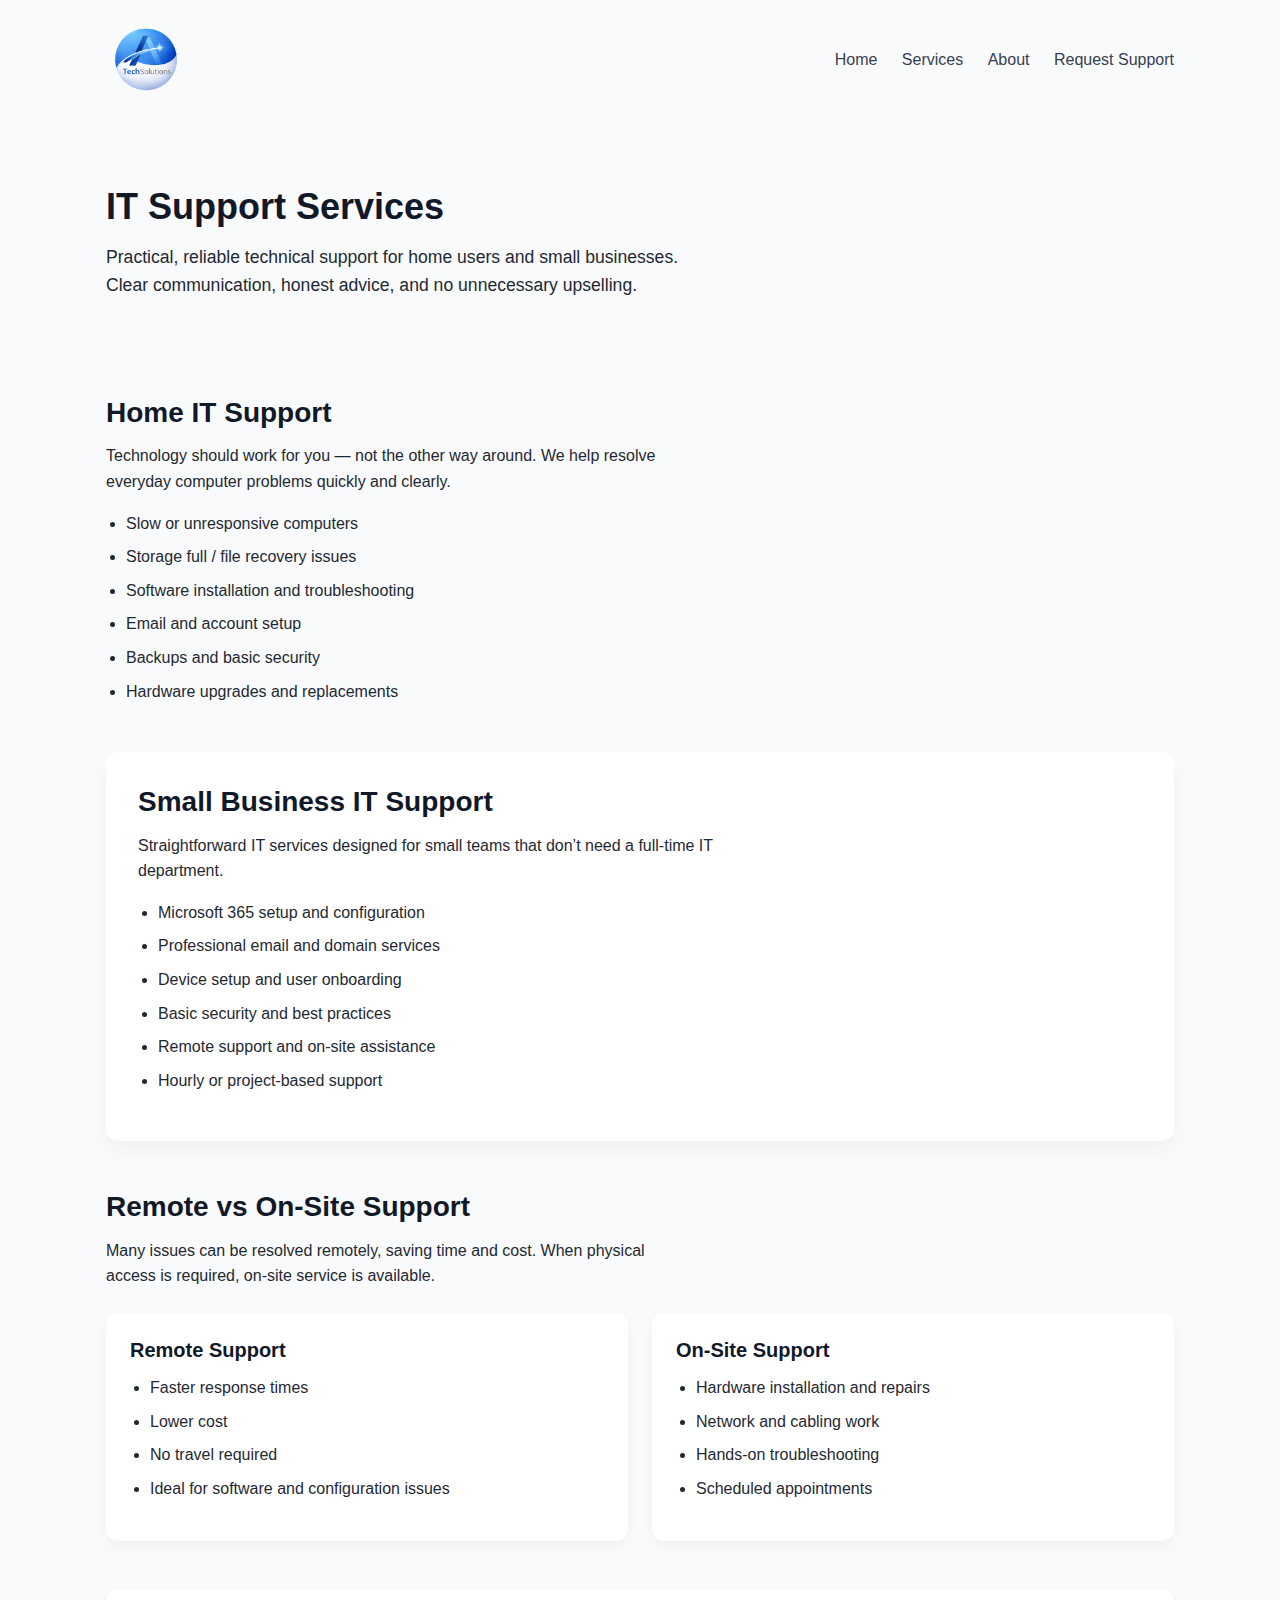
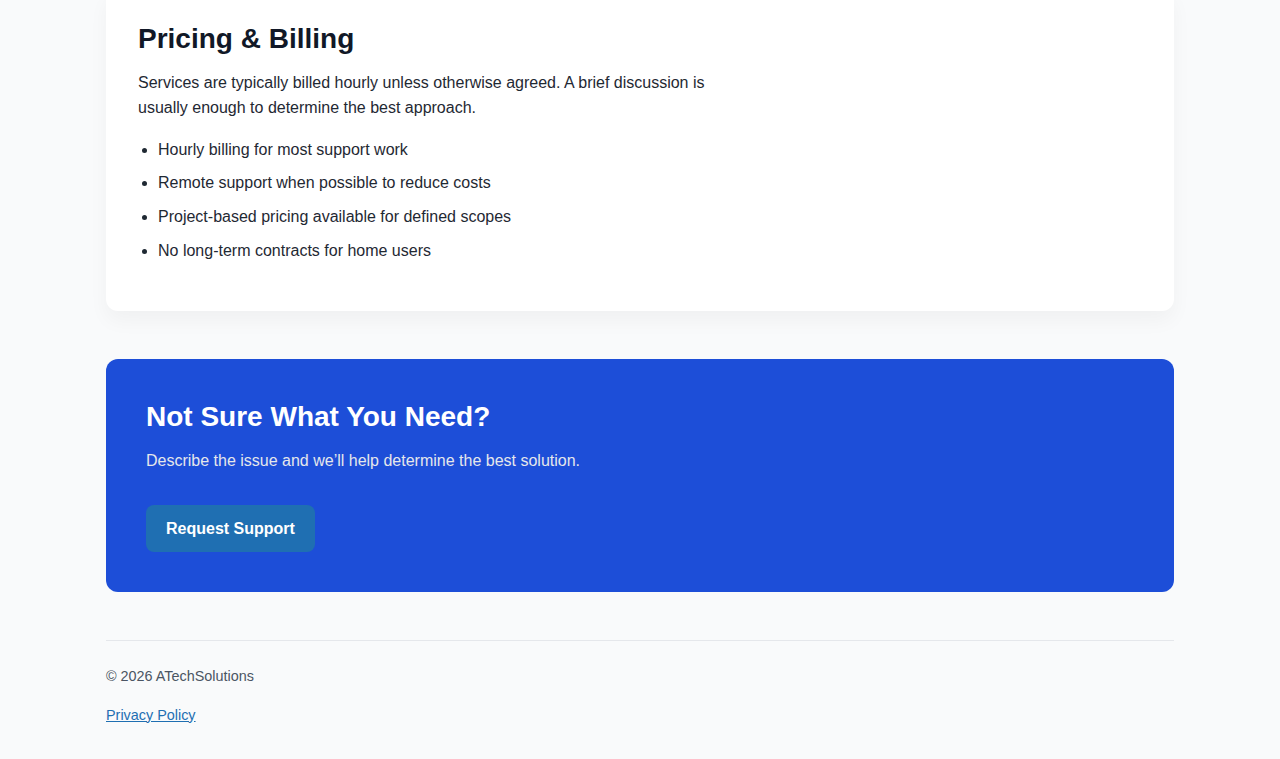
<file: services.html>
<!DOCTYPE html>
<html lang="en">
<head>
  <meta charset="UTF-8">
  <title>Services | ATechSolutions</title>
  <link rel="icon" type="image/png" href="thumbnail.png">

  <meta name="viewport" content="width=device-width, initial-scale=1">
  <meta name="description" content="IT support services for home users and small businesses. Remote and on-site technical support with clear, honest pricing.">

  <link rel="stylesheet" href="styles.css">
</head>

<body>

  <!-- Header -->
  <header>
    <nav>
      <div class="brand">
        <img src="thumbnail.png" alt="ATechSolutions logo">
      </div>

      <div>
        <a href="index.html">Home</a>
        <a href="services.html">Services</a>
        <a href="about.html">About</a>
        <a href="contact.html">Request Support</a>
      </div>
    </nav>
  </header>

  <!-- Page Intro -->
  <section class="hero small">
    <h1>IT Support Services</h1>
    <p>
      Practical, reliable technical support for home users and small businesses.
      Clear communication, honest advice, and no unnecessary upselling.
    </p>
  </section>

  <!-- Home IT Support -->
  <section>
    <h2>Home IT Support</h2>
    <p>
      Technology should work for you — not the other way around.
      We help resolve everyday computer problems quickly and clearly.
    </p>

    <ul>
      <li>Slow or unresponsive computers</li>
      <li>Storage full / file recovery issues</li>
      <li>Software installation and troubleshooting</li>
      <li>Email and account setup</li>
      <li>Backups and basic security</li>
      <li>Hardware upgrades and replacements</li>
    </ul>
  </section>

  <!-- Small Business IT -->
  <section class="highlight">
    <h2>Small Business IT Support</h2>
    <p>
      Straightforward IT services designed for small teams that don’t need
      a full-time IT department.
    </p>

    <ul>
      <li>Microsoft 365 setup and configuration</li>
      <li>Professional email and domain services</li>
      <li>Device setup and user onboarding</li>
      <li>Basic security and best practices</li>
      <li>Remote support and on-site assistance</li>
      <li>Hourly or project-based support</li>
    </ul>
  </section>

  <!-- Remote vs On-site -->
  <section>
    <h2>Remote vs On-Site Support</h2>
    <p>
      Many issues can be resolved remotely, saving time and cost.
      When physical access is required, on-site service is available.
    </p>

    <div class="services">
      <div class="card">
        <h3>Remote Support</h3>
        <ul>
          <li>Faster response times</li>
          <li>Lower cost</li>
          <li>No travel required</li>
          <li>Ideal for software and configuration issues</li>
        </ul>
      </div>

      <div class="card">
        <h3>On-Site Support</h3>
        <ul>
          <li>Hardware installation and repairs</li>
          <li>Network and cabling work</li>
          <li>Hands-on troubleshooting</li>
          <li>Scheduled appointments</li>
        </ul>
      </div>
    </div>
  </section>

  <!-- Pricing Overview -->
  <section class="highlight">
    <h2>Pricing & Billing</h2>
    <p>
      Services are typically billed hourly unless otherwise agreed.
      A brief discussion is usually enough to determine the best approach.
    </p>

    <ul>
      <li>Hourly billing for most support work</li>
      <li>Remote support when possible to reduce costs</li>
      <li>Project-based pricing available for defined scopes</li>
      <li>No long-term contracts for home users</li>
    </ul>
  </section>

  <!-- Call to Action -->
  <section class="cta-section">
    <h2>Not Sure What You Need?</h2>
    <p>
      Describe the issue and we’ll help determine the best solution.
    </p>
    <a class="cta" href="contact.html">Request Support</a>
  </section>

  <!-- Footer -->
  <footer>
    <p>© 2026 ATechSolutions</p>
    <p>
      <a href="privacy.html">Privacy Policy</a>
    </p>
  </footer>

</body>
</html>
</file>
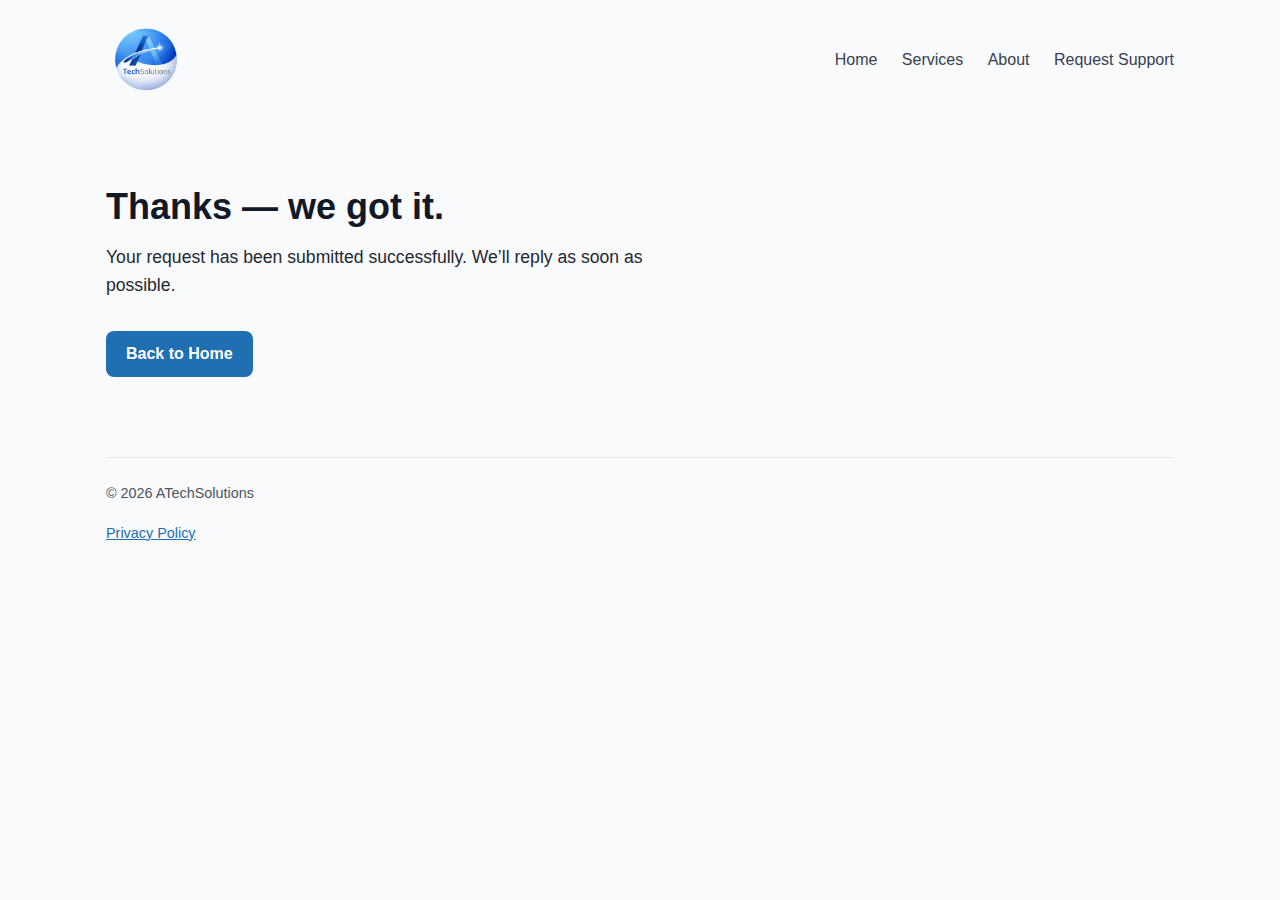
<file: thank-you.html>
<!DOCTYPE html>
<html lang="en">
<head>
  <meta charset="UTF-8">
  <title>Request Sent | ATechSolutions</title>
  <meta name="viewport" content="width=device-width, initial-scale=1">
  <meta name="description" content="Your support request has been sent to ATechSolutions.">

  <link rel="stylesheet" href="styles.css">
</head>

<body>

  <header>
    <nav>
      <div class="brand">
        <img src="thumbnail.png" alt="ATechSolutions logo">
      </div>

      <div>
        <a href="index.html">Home</a>
        <a href="services.html">Services</a>
        <a href="about.html">About</a>
        <a href="contact.html">Request Support</a>
      </div>
    </nav>
  </header>

  <section class="hero small">
    <h1>Thanks — we got it.</h1>
    <p>
      Your request has been submitted successfully. We’ll reply as soon as possible.
    </p>
    <a class="cta" href="index.html">Back to Home</a>
  </section>

  <footer>
    <p>© 2026 ATechSolutions</p>
    <p>
      <a href="privacy.html">Privacy Policy</a>
    </p>
  </footer>

</body>
</html>
</file>
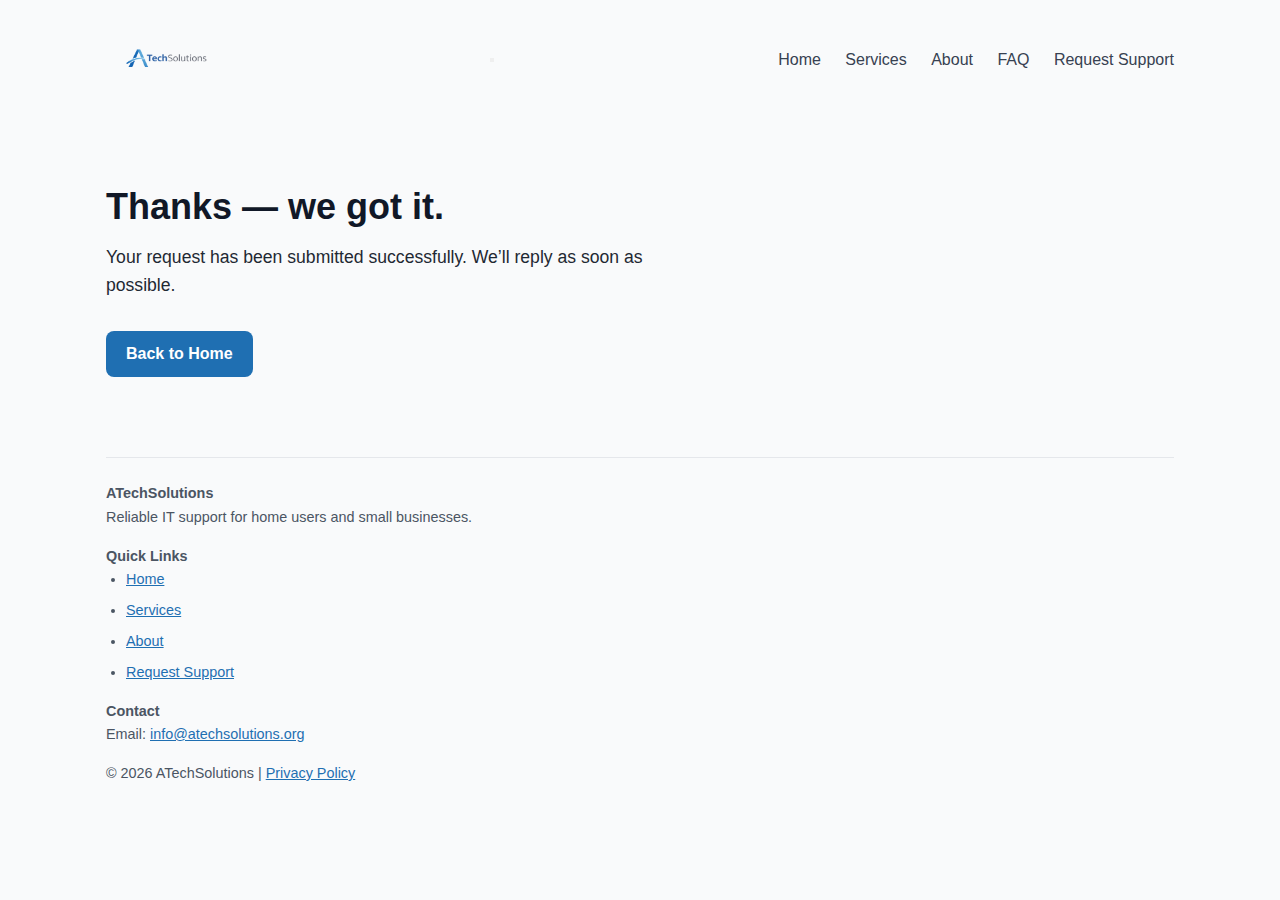
<file: thanks.html>
<!DOCTYPE html>
<html lang="en">
<head>
  <meta charset="UTF-8">
  <title>Request Sent | ATechSolutions</title>
  <meta name="viewport" content="width=device-width, initial-scale=1">
  <meta name="description" content="Your support request has been sent to ATechSolutions.">

  <link rel="icon" type="image/png" href="thumbnail.png">
  <link rel="stylesheet" href="styles.css">
</head>

<body>

  <header>
    <nav>
      <div class="brand">
        <img src="logo.png" alt="ATechSolutions logo">
      </div>

      <button class="mobile-menu-toggle" aria-label="Toggle menu">
        <span class="hamburger"></span>
      </button>

      <div class="nav-links">
        <a href="index.html">Home</a>
        <a href="services.html">Services</a>
        <a href="about.html">About</a>
        <a href="faq.html">FAQ</a>
        <a href="contact.html">Request Support</a>
      </div>
    </nav>
  </header>

  <section class="hero small">
    <h1>Thanks — we got it.</h1>
    <p>
      Your request has been submitted successfully. We’ll reply as soon as possible.
    </p>
    <a class="cta" href="index.html">Back to Home</a>
  </section>

  <footer>
    <div class="footer-content">
      <div class="footer-column">
        <h4>ATechSolutions</h4>
        <p>Reliable IT support for home users and small businesses.</p>
      </div>

      <div class="footer-column">
        <h4>Quick Links</h4>
        <ul>
          <li><a href="index.html">Home</a></li>
          <li><a href="services.html">Services</a></li>
          <li><a href="about.html">About</a></li>
          <li><a href="contact.html">Request Support</a></li>
        </ul>
      </div>

      <div class="footer-column">
        <h4>Contact</h4>
        <p>Email: <a href="mailto:info@atechsolutions.org">info@atechsolutions.org</a></p>
      </div>
    </div>

    <div class="footer-bottom">
      <p>© 2026 ATechSolutions | <a href="privacy.html">Privacy Policy</a></p>
    </div>
  </footer>

  <script>
    const mobileMenuToggle = document.querySelector('.mobile-menu-toggle');
    const navLinks = document.querySelector('.nav-links');
    if (mobileMenuToggle) {
      mobileMenuToggle.addEventListener('click', () => {
        mobileMenuToggle.classList.toggle('active');
        navLinks.classList.toggle('active');
      });
    }
    document.querySelectorAll('.nav-links a').forEach(link => {
      link.addEventListener('click', () => {
        mobileMenuToggle.classList.remove('active');
        navLinks.classList.remove('active');
      });
    });
  </script>

</body>
</html>
</file>
<file: styles.css>
/* =========================
   Base / Reset
========================= */

* {
  box-sizing: border-box;
  margin: 0;
  padding: 0;
}

html {
  font-family: -apple-system, BlinkMacSystemFont, "Segoe UI", Roboto, Inter, Arial, sans-serif;
  line-height: 1.6;
  color: #1f2933;
  background-color: #f9fafb;
}

body {
  max-width: 1100px;
  margin: 0 auto;
  padding: 0 1rem;
}

/* =========================
   Typography
========================= */

h1, h2, h3 {
  line-height: 1.3;
  margin-bottom: 0.75rem;
  color: #111827;
}

h1 {
  font-size: 2.25rem;
}

h2 {
  font-size: 1.75rem;
}

h3 {
  font-size: 1.25rem;
}

p {
  margin-bottom: 1rem;
  max-width: 65ch;
}

ul {
  margin-left: 1.25rem;
  margin-bottom: 1rem;
}

li {
  margin-bottom: 0.5rem;
}

.small-note {
  font-size: 0.9rem;
  color: #4b5563;
}

/* =========================
   Header / Navigation
========================= */

header {
  padding: 1.25rem 0;
  margin-bottom: 2rem;
}

nav {
  display: flex;
  justify-content: space-between;
  align-items: center;
}

/* =========================
   Brand / Logo (UPGRADE)
========================= */

.brand {
  display: flex;
  align-items: center;
  gap: 0.6rem;
}

.brand img {
  height: 80px;
  width: auto;
  display: block;
}

.brand span {
  font-size: 1.25rem;
  font-weight: 700;
  color: #111827;
}

nav a {
  margin-left: 1.25rem;
  text-decoration: none;
  color: #374151;
  font-weight: 500;
}

nav a:hover {
  color: #1f6fb2; /* upgraded brand blue */
}

/* =========================
   Sections
========================= */

section {
  margin-bottom: 3rem;
}

.hero {
  padding: 3rem 0 2.5rem;
}

.hero.small {
  padding: 2rem 0;
}

.hero p {
  font-size: 1.1rem;
  max-width: 60ch;
}

.hero-logo {
  max-width: 700px;
  width: 100%;
  height: 350px;
  margin: 0 auto 1.5rem auto;
  display: block;
}

.highlight {
  background-color: #ffffff;
  padding: 2rem;
  border-radius: 0.75rem;
  box-shadow: 0 10px 20px rgba(0,0,0,0.04);
}

.cta-section {
  background-color: #1d4ed8;
  color: #ffffff;
  padding: 2.5rem;
  border-radius: 0.75rem;
}

.cta-section h2 {
  color: #ffffff;
}

.cta-section p {
  color: #e5e7eb;
}

/* =========================
   Buttons / Links (UPGRADE colors)
========================= */

a {
  color: #1f6fb2; /* upgraded brand blue */
}

a:hover {
  text-decoration: underline;
}

.cta {
  display: inline-block;
  margin-top: 1rem;
  padding: 0.65rem 1.25rem;
  background-color: #1f6fb2; /* upgraded brand blue */
  color: #ffffff;
  border-radius: 0.5rem;
  text-decoration: none;
  font-weight: 600;
  border: none;
  cursor: pointer;
}

.cta:hover {
  background-color: #155a8a; /* upgraded hover blue */
  text-decoration: none;
}

/* Optional: if you ever use <button class="cta"> */
button.cta {
  font: inherit;
}

/* =========================
   Cards / Grids
========================= */

.services {
  display: grid;
  grid-template-columns: repeat(auto-fit, minmax(240px, 1fr));
  gap: 1.5rem;
  margin-top: 1.5rem;
}

.card {
  background-color: #ffffff;
  padding: 1.5rem;
  border-radius: 0.75rem;
  box-shadow: 0 6px 14px rgba(0,0,0,0.04);
}

/* =========================
   Forms
========================= */

form {
  max-width: 700px;
}

.form-grid {
  display: grid;
  grid-template-columns: repeat(auto-fit, minmax(240px, 1fr));
  gap: 1rem;
}

label {
  display: flex;
  flex-direction: column;
  font-weight: 500;
  margin-bottom: 1rem;
}

input,
select,
textarea {
  margin-top: 0.4rem;
  padding: 0.6rem 0.65rem;
  border-radius: 0.4rem;
  border: 1px solid #d1d5db;
  font-size: 1rem;
  background-color: #ffffff;
}

input:focus,
select:focus,
textarea:focus {
  outline: none;
  border-color: #1f6fb2; /* upgraded brand blue */
  box-shadow: 0 0 0 3px rgba(31, 111, 178, 0.15);
}

textarea {
  resize: vertical;
}

.checkbox {
  flex-direction: row;
  align-items: center;
  font-weight: 400;
}

.checkbox input {
  margin-right: 0.5rem;
}

/* =========================
   Footer
========================= */

footer {
  margin: 3rem 0 2rem;
  padding-top: 1.5rem;
  border-top: 1px solid #e5e7eb;
  font-size: 0.9rem;
  color: #4b5563;
}

footer a {
  color: #1f6fb2; /* upgraded brand blue */
}

/* =========================
   Responsive Tweaks
========================= */

@media (max-width: 600px) {
  h1 {
    font-size: 1.9rem;
  }

  h2 {
    font-size: 1.5rem;
  }

  nav {
    flex-direction: column;
    align-items: flex-start;
    gap: 0.75rem;
  }

  nav a {
    margin-left: 0;
    margin-right: 1rem;
  }
}
</file>
